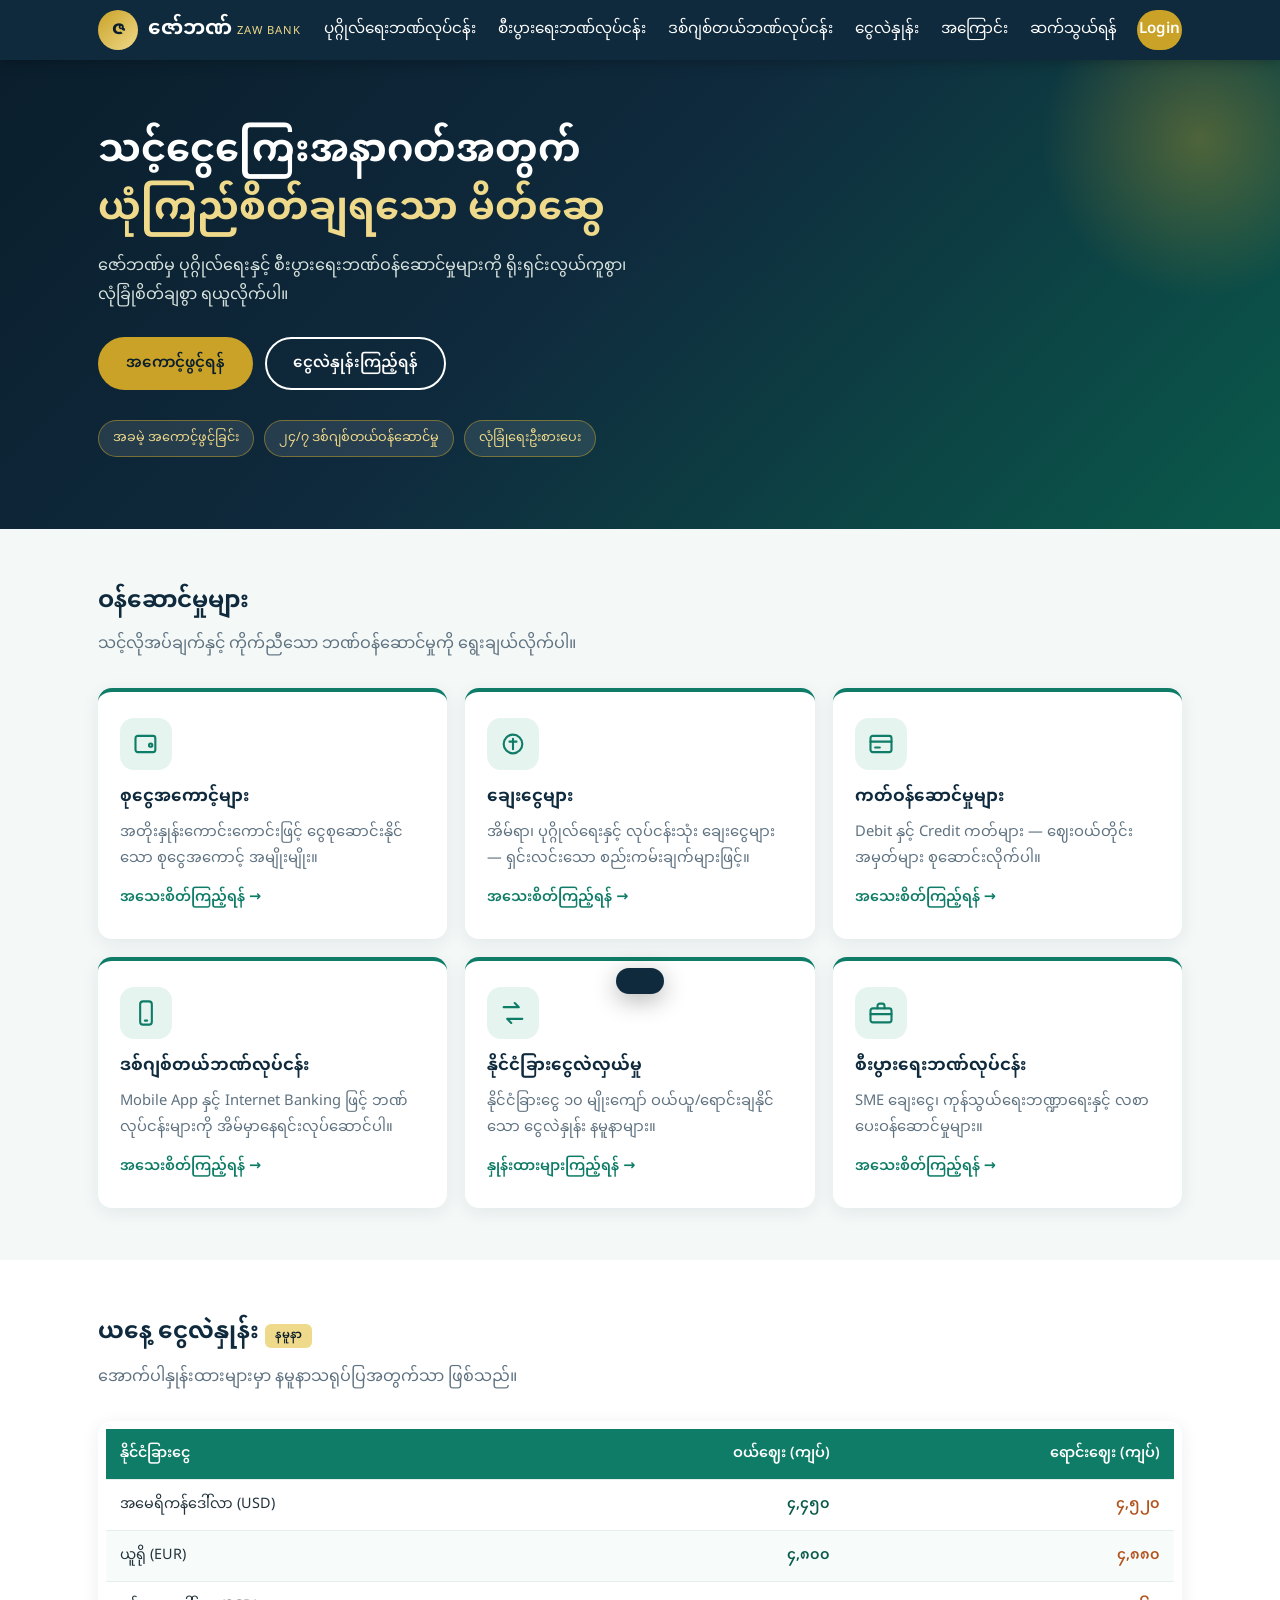
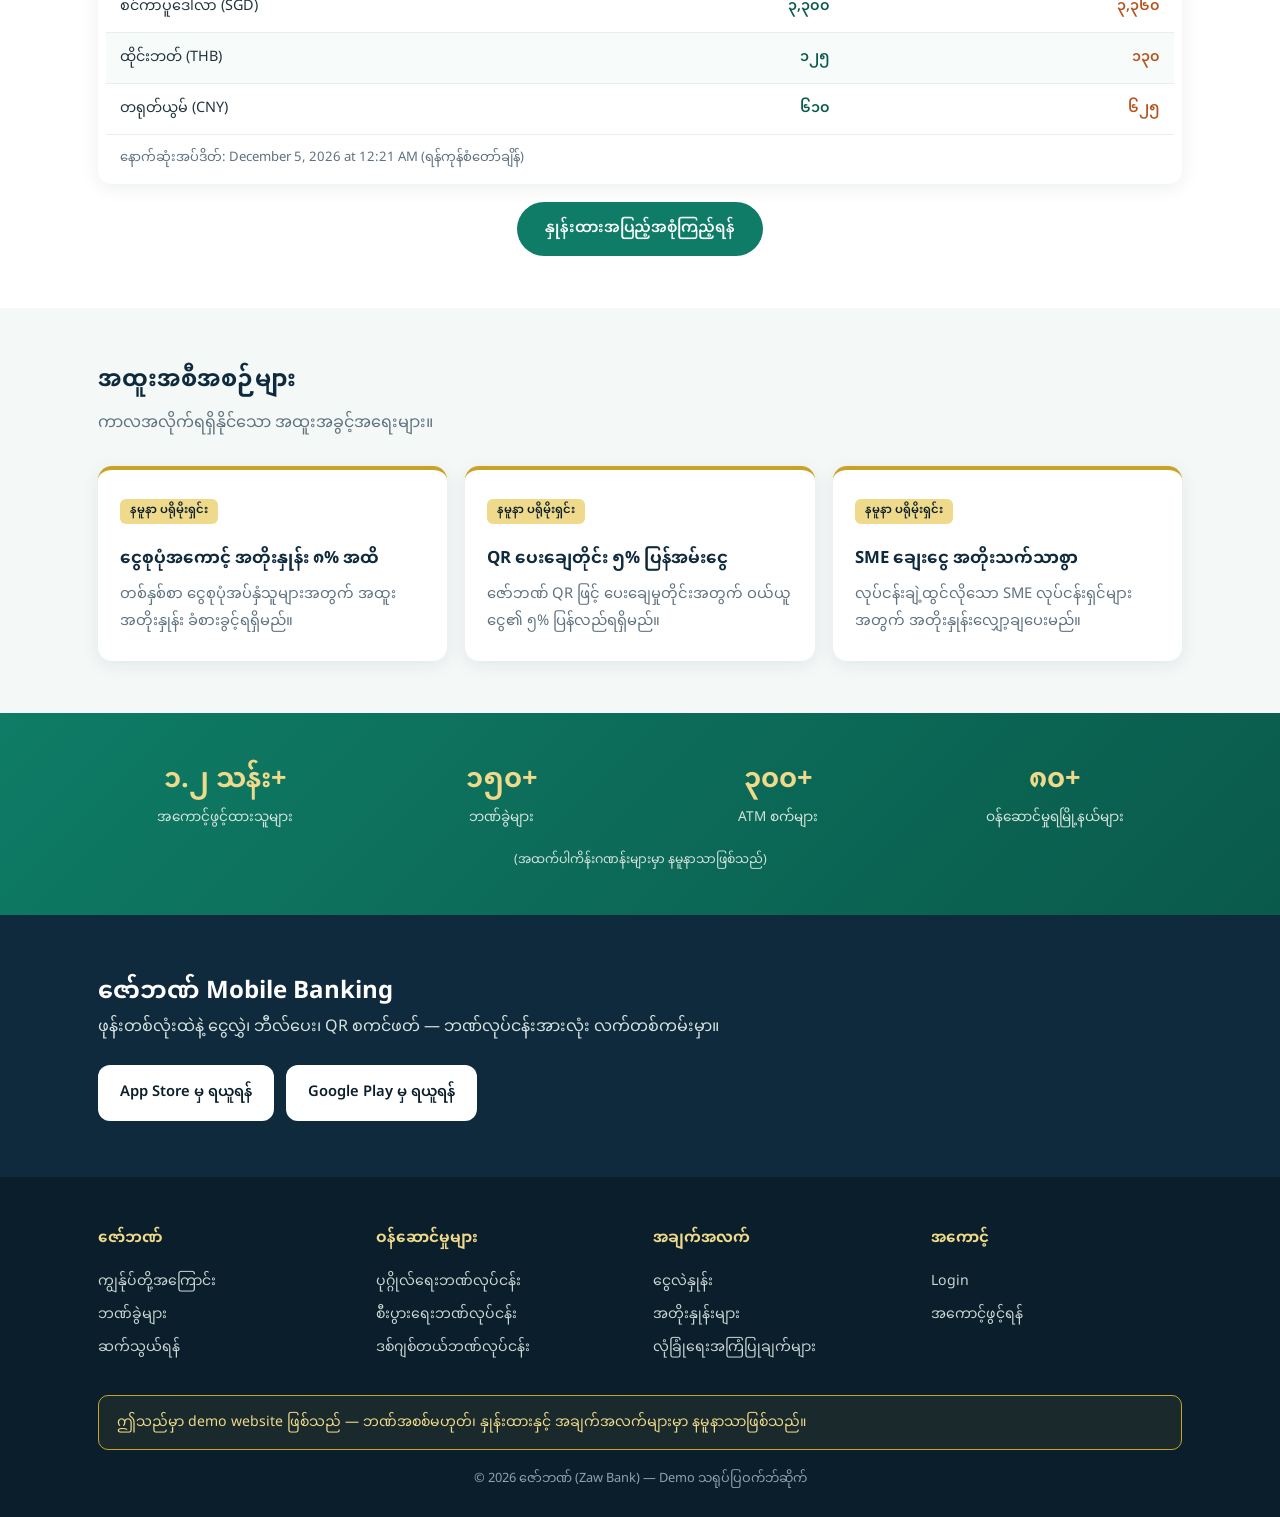
<file: index.html>
<!DOCTYPE html>
<html lang="my">
<head>
<meta charset="UTF-8">
<meta name="viewport" content="width=device-width, initial-scale=1.0">
<title>ဇော်ဘဏ် (Zaw Bank) — သင့်ငွေကြေးမိတ်ဆွေ</title>
<meta name="description" content="ဇော်ဘဏ် — demo သရုပ်ပြဘဏ်ဝက်ဘ်ဆိုက်။ ပုဂ္ဂိုလ်ရေး၊ စီးပွားရေးနှင့် ဒစ်ဂျစ်တယ်ဘဏ်ဝန်ဆောင်မှုများ။">
<link rel="preconnect" href="https://fonts.googleapis.com">
<link rel="preconnect" href="https://fonts.gstatic.com" crossorigin>
<link href="https://fonts.googleapis.com/css2?family=Noto+Sans+Myanmar:wght@400;500;600;700&display=swap" rel="stylesheet">
<link rel="stylesheet" href="styles.css">
</head>
<body data-page="home">

<header class="site-header">
  <div class="nav-inner">
    <a class="logo" href="index.html"><span class="logo-mark">ဇ</span><span>ဇော်ဘဏ် <small>ZAW BANK</small></span></a>
    <button class="menu-toggle" aria-label="မီနူးဖွင့်ရန်" aria-expanded="false"><span></span><span></span><span></span></button>
    <nav class="nav-links">
      <a href="personal.html" data-page="personal">ပုဂ္ဂိုလ်ရေးဘဏ်လုပ်ငန်း</a>
      <a href="business.html" data-page="business">စီးပွားရေးဘဏ်လုပ်ငန်း</a>
      <a href="digital.html" data-page="digital">ဒစ်ဂျစ်တယ်ဘဏ်လုပ်ငန်း</a>
      <a href="rates.html" data-page="rates">ငွေလဲနှုန်း</a>
      <a href="about.html" data-page="about">အကြောင်း</a>
      <a href="contact.html" data-page="contact">ဆက်သွယ်ရန်</a>
      <a href="login.html" class="btn btn-gold btn-sm">Login</a>
    </nav>
  </div>
</header>

<main>
  <!-- HERO -->
  <section class="hero">
    <div class="wrap">
      <h1>သင့်ငွေကြေးအနာဂတ်အတွက်<br><span class="gold">ယုံကြည်စိတ်ချရသော မိတ်ဆွေ</span></h1>
      <p>ဇော်ဘဏ်မှ ပုဂ္ဂိုလ်ရေးနှင့် စီးပွားရေးဘဏ်ဝန်ဆောင်မှုများကို ရိုးရှင်းလွယ်ကူစွာ၊ လုံခြုံစိတ်ချစွာ ရယူလိုက်ပါ။</p>
      <div class="hero-cta">
        <a href="contact.html" class="btn btn-gold">အကောင့်ဖွင့်ရန်</a>
        <a href="rates.html" class="btn btn-outline-w">ငွေလဲနှုန်းကြည့်ရန်</a>
      </div>
      <div class="hero-badges">
        <span>အခမဲ့ အကောင့်ဖွင့်ခြင်း</span>
        <span>၂၄/၇ ဒစ်ဂျစ်တယ်ဝန်ဆောင်မှု</span>
        <span>လုံခြုံရေးဦးစားပေး</span>
      </div>
    </div>
  </section>

  <!-- QUICK SERVICES -->
  <section class="section">
    <div class="wrap">
      <h2>ဝန်ဆောင်မှုများ</h2>
      <p class="lead">သင့်လိုအပ်ချက်နှင့် ကိုက်ညီသော ဘဏ်ဝန်ဆောင်မှုကို ရွေးချယ်လိုက်ပါ။</p>
      <div class="grid grid-3">
        <div class="card">
          <div class="icon"><svg viewBox="0 0 24 24"><path d="M3 7a2 2 0 0 1 2-2h13a2 2 0 0 1 2 2v10a2 2 0 0 1-2 2H5a2 2 0 0 1-2-2z"/><circle cx="16" cy="13" r="1.4"/></svg></div>
          <h3>စုငွေအကောင့်များ</h3>
          <p>အတိုးနှုန်းကောင်းကောင်းဖြင့် ငွေစုဆောင်းနိုင်သော စုငွေအကောင့် အမျိုးမျိုး။</p>
          <a class="more" href="personal.html">အသေးစိတ်ကြည့်ရန် →</a>
        </div>
        <div class="card">
          <div class="icon"><svg viewBox="0 0 24 24"><circle cx="12" cy="12" r="8"/><path d="M12 7.5v9M9 10h6"/></svg></div>
          <h3>ချေးငွေများ</h3>
          <p>အိမ်ရာ၊ ပုဂ္ဂိုလ်ရေးနှင့် လုပ်ငန်းသုံး ချေးငွေများ — ရှင်းလင်းသော စည်းကမ်းချက်များဖြင့်။</p>
          <a class="more" href="personal.html">အသေးစိတ်ကြည့်ရန် →</a>
        </div>
        <div class="card">
          <div class="icon"><svg viewBox="0 0 24 24"><rect x="3" y="5" width="18" height="14" rx="2"/><path d="M3 10h18M7 15h4"/></svg></div>
          <h3>ကတ်ဝန်ဆောင်မှုများ</h3>
          <p>Debit နှင့် Credit ကတ်များ — ဈေးဝယ်တိုင်း အမှတ်များ စုဆောင်းလိုက်ပါ။</p>
          <a class="more" href="personal.html">အသေးစိတ်ကြည့်ရန် →</a>
        </div>
        <div class="card">
          <div class="icon"><svg viewBox="0 0 24 24"><rect x="7" y="2" width="10" height="20" rx="2.5"/><path d="M11 18.5h2"/></svg></div>
          <h3>ဒစ်ဂျစ်တယ်ဘဏ်လုပ်ငန်း</h3>
          <p>Mobile App နှင့် Internet Banking ဖြင့် ဘဏ်လုပ်ငန်းများကို အိမ်မှာနေရင်းလုပ်ဆောင်ပါ။</p>
          <a class="more" href="digital.html">အသေးစိတ်ကြည့်ရန် →</a>
        </div>
        <div class="card">
          <div class="icon"><svg viewBox="0 0 24 24"><path d="M4 7h13l-3.5-3.5M20 17H7l3.5 3.5"/></svg></div>
          <h3>နိုင်ငံခြားငွေလဲလှယ်မှု</h3>
          <p>နိုင်ငံခြားငွေ ၁၀ မျိုးကျော် ဝယ်ယူ/ရောင်းချနိုင်သော ငွေလဲနှုန်း နမူနာများ။</p>
          <a class="more" href="rates.html">နှုန်းထားများကြည့်ရန် →</a>
        </div>
        <div class="card">
          <div class="icon"><svg viewBox="0 0 24 24"><rect x="3" y="8" width="18" height="12" rx="2"/><path d="M9 8V6a2 2 0 0 1 2-2h2a2 2 0 0 1 2 2v2M3 13h18"/></svg></div>
          <h3>စီးပွားရေးဘဏ်လုပ်ငန်း</h3>
          <p>SME ချေးငွေ၊ ကုန်သွယ်ရေးဘဏ္ဍာရေးနှင့် လစာပေးဝန်ဆောင်မှုများ။</p>
          <a class="more" href="business.html">အသေးစိတ်ကြည့်ရန် →</a>
        </div>
      </div>
    </div>
  </section>

  <!-- RATES PREVIEW -->
  <section class="section section-alt">
    <div class="wrap">
      <h2>ယနေ့ ငွေလဲနှုန်း <span class="tag-sample">နမူနာ</span></h2>
      <p class="lead">အောက်ပါနှုန်းထားများမှာ နမူနာသရုပ်ပြအတွက်သာ ဖြစ်သည်။</p>
      <div class="rates-box">
        <div class="table-wrap">
          <table>
            <thead><tr><th>နိုင်ငံခြားငွေ</th><th class="num">ဝယ်ဈေး (ကျပ်)</th><th class="num">ရောင်းဈေး (ကျပ်)</th></tr></thead>
            <tbody>
              <tr><td>အမေရိကန်ဒေါ်လာ (USD)</td><td class="num buy">၄,၄၅၀</td><td class="num sell">၄,၅၂၀</td></tr>
              <tr><td>ယူရို (EUR)</td><td class="num buy">၄,၈၀၀</td><td class="num sell">၄,၈၈၀</td></tr>
              <tr><td>စင်ကာပူဒေါ်လာ (SGD)</td><td class="num buy">၃,၃၀၀</td><td class="num sell">၃,၃၆၀</td></tr>
              <tr><td>ထိုင်းဘတ် (THB)</td><td class="num buy">၁၂၅</td><td class="num sell">၁၃၀</td></tr>
              <tr><td>တရုတ်ယွမ် (CNY)</td><td class="num buy">၆၁၀</td><td class="num sell">၆၂၅</td></tr>
            </tbody>
          </table>
        </div>
        <p class="updated" data-updated>နောက်ဆုံးအပ်ဒိတ်: —</p>
      </div>
      <div class="rates-cta"><a href="rates.html" class="btn btn-teal">နှုန်းထားအပြည့်အစုံကြည့်ရန်</a></div>
    </div>
  </section>

  <!-- PROMOTIONS -->
  <section class="section">
    <div class="wrap">
      <h2>အထူးအစီအစဉ်များ</h2>
      <p class="lead">ကာလအလိုက်ရရှိနိုင်သော အထူးအခွင့်အရေးများ။</p>
      <div class="grid grid-3">
        <div class="card promo">
          <span class="tag-sample">နမူနာ ပရိုမိုးရှင်း</span>
          <h3>ငွေစုပုံအကောင့် အတိုးနှုန်း ၈% အထိ</h3>
          <p>တစ်နှစ်စာ ငွေစုပုံအပ်နှံသူများအတွက် အထူးအတိုးနှုန်း ခံစားခွင့်ရရှိမည်။</p>
        </div>
        <div class="card promo">
          <span class="tag-sample">နမူနာ ပရိုမိုးရှင်း</span>
          <h3>QR ပေးချေတိုင်း ၅% ပြန်အမ်းငွေ</h3>
          <p>ဇော်ဘဏ် QR ဖြင့် ပေးချေမှုတိုင်းအတွက် ဝယ်ယူငွေ၏ ၅% ပြန်လည်ရရှိမည်။</p>
        </div>
        <div class="card promo">
          <span class="tag-sample">နမူနာ ပရိုမိုးရှင်း</span>
          <h3>SME ချေးငွေ အတိုးသက်သာစွာ</h3>
          <p>လုပ်ငန်းချဲ့ထွင်လိုသော SME လုပ်ငန်းရှင်များအတွက် အတိုးနှုန်းလျှော့ချပေးမည်။</p>
        </div>
      </div>
    </div>
  </section>

  <!-- STATS -->
  <section class="stats">
    <div class="wrap">
      <div class="stats-grid">
        <div><div class="stat-num">၁.၂ သန်း+</div><div class="stat-label">အကောင့်ဖွင့်ထားသူများ</div></div>
        <div><div class="stat-num">၁၅၀+</div><div class="stat-label">ဘဏ်ခွဲများ</div></div>
        <div><div class="stat-num">၃၀၀+</div><div class="stat-label">ATM စက်များ</div></div>
        <div><div class="stat-num">၈၀+</div><div class="stat-label">ဝန်ဆောင်မှုရမြို့နယ်များ</div></div>
      </div>
      <p class="center" style="margin-top:18px;font-size:.78rem;color:#D7E3DE">(အထက်ပါကိန်းဂဏန်းများမှာ နမူနာသာဖြစ်သည်)</p>
    </div>
  </section>

  <!-- APP CTA -->
  <section class="app-cta">
    <div class="wrap">
      <h2>ဇော်ဘဏ် Mobile Banking</h2>
      <p>ဖုန်းတစ်လုံးထဲနဲ့ ငွေလွှဲ၊ ဘီလ်ပေး၊ QR စကင်ဖတ် — ဘဏ်လုပ်ငန်းအားလုံး လက်တစ်ကမ်းမှာ။</p>
      <div class="store-btns">
        <button class="store-btn" data-toast="Demo သာ ဖြစ်သည် — App အစစ်မရှိပါ။">App Store မှ ရယူရန်</button>
        <button class="store-btn" data-toast="Demo သာ ဖြစ်သည် — App အစစ်မရှိပါ။">Google Play မှ ရယူရန်</button>
      </div>
    </div>
  </section>
</main>

<footer class="site-footer">
  <div class="wrap">
    <div class="footer-cols">
      <div>
        <h4>ဇော်ဘဏ်</h4>
        <a href="about.html">ကျွန်ုပ်တို့အကြောင်း</a>
        <a href="about.html">ဘဏ်ခွဲများ</a>
        <a href="contact.html">ဆက်သွယ်ရန်</a>
      </div>
      <div>
        <h4>ဝန်ဆောင်မှုများ</h4>
        <a href="personal.html">ပုဂ္ဂိုလ်ရေးဘဏ်လုပ်ငန်း</a>
        <a href="business.html">စီးပွားရေးဘဏ်လုပ်ငန်း</a>
        <a href="digital.html">ဒစ်ဂျစ်တယ်ဘဏ်လုပ်ငန်း</a>
      </div>
      <div>
        <h4>အချက်အလက်</h4>
        <a href="rates.html">ငွေလဲနှုန်း</a>
        <a href="rates.html">အတိုးနှုန်းများ</a>
        <a href="digital.html">လုံခြုံရေးအကြံပြုချက်များ</a>
      </div>
      <div>
        <h4>အကောင့်</h4>
        <a href="login.html">Login</a>
        <a href="contact.html">အကောင့်ဖွင့်ရန်</a>
      </div>
    </div>
    <div class="disclaimer">ဤသည်မှာ demo website ဖြစ်သည် — ဘဏ်အစစ်မဟုတ်၊ နှုန်းထားနှင့် အချက်အလက်များမှာ နမူနာသာဖြစ်သည်။</div>
    <p class="copyright">© <span class="js-year"></span> ဇော်ဘဏ် (Zaw Bank) — Demo သရုပ်ပြဝက်ဘ်ဆိုက်</p>
  </div>
</footer>

<div class="toast" id="demo-toast" role="status"></div>
<script src="app.js"></script>
</body>
</html>
</file>
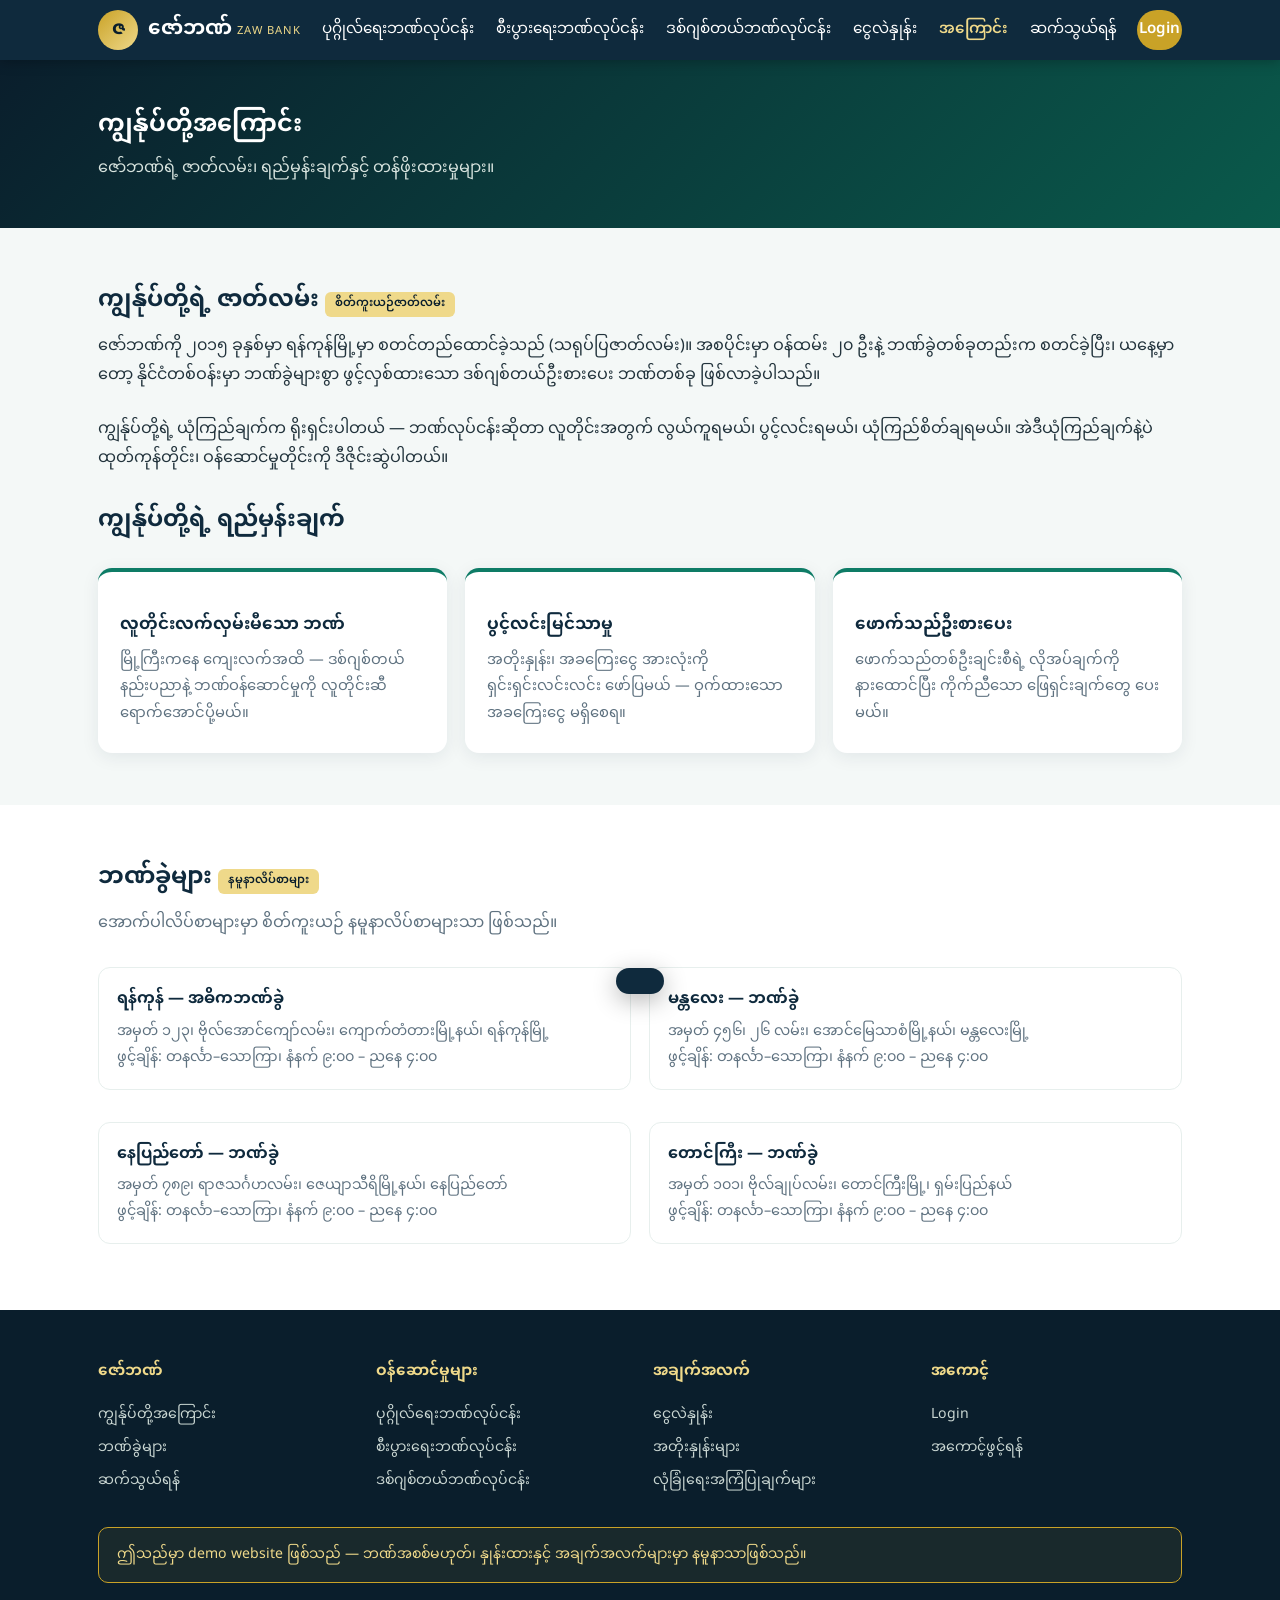
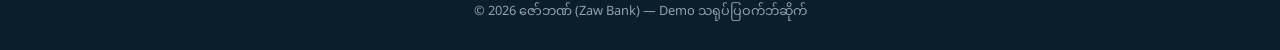
<file: about.html>
<!DOCTYPE html>
<html lang="my">
<head>
<meta charset="UTF-8">
<meta name="viewport" content="width=device-width, initial-scale=1.0">
<title>ကျွန်ုပ်တို့အကြောင်း — ဇော်ဘဏ် (Zaw Bank)</title>
<link rel="preconnect" href="https://fonts.googleapis.com">
<link rel="preconnect" href="https://fonts.gstatic.com" crossorigin>
<link href="https://fonts.googleapis.com/css2?family=Noto+Sans+Myanmar:wght@400;500;600;700&display=swap" rel="stylesheet">
<link rel="stylesheet" href="styles.css">
</head>
<body data-page="about">

<header class="site-header">
  <div class="nav-inner">
    <a class="logo" href="index.html"><span class="logo-mark">ဇ</span><span>ဇော်ဘဏ် <small>ZAW BANK</small></span></a>
    <button class="menu-toggle" aria-label="မီနူးဖွင့်ရန်" aria-expanded="false"><span></span><span></span><span></span></button>
    <nav class="nav-links">
      <a href="personal.html" data-page="personal">ပုဂ္ဂိုလ်ရေးဘဏ်လုပ်ငန်း</a>
      <a href="business.html" data-page="business">စီးပွားရေးဘဏ်လုပ်ငန်း</a>
      <a href="digital.html" data-page="digital">ဒစ်ဂျစ်တယ်ဘဏ်လုပ်ငန်း</a>
      <a href="rates.html" data-page="rates">ငွေလဲနှုန်း</a>
      <a href="about.html" data-page="about">အကြောင်း</a>
      <a href="contact.html" data-page="contact">ဆက်သွယ်ရန်</a>
      <a href="login.html" class="btn btn-gold btn-sm">Login</a>
    </nav>
  </div>
</header>

<main>
  <section class="page-hero">
    <div class="wrap">
      <h1>ကျွန်ုပ်တို့အကြောင်း</h1>
      <p>ဇော်ဘဏ်ရဲ့ ဇာတ်လမ်း၊ ရည်မှန်းချက်နှင့် တန်ဖိုးထားမှုများ။</p>
    </div>
  </section>

  <section class="section">
    <div class="wrap">
      <h2>ကျွန်ုပ်တို့ရဲ့ ဇာတ်လမ်း <span class="tag-sample">စိတ်ကူးယဉ်ဇာတ်လမ်း</span></h2>
      <p>ဇော်ဘဏ်ကို ၂၀၁၅ ခုနှစ်မှာ ရန်ကုန်မြို့မှာ စတင်တည်ထောင်ခဲ့သည် (သရုပ်ပြဇာတ်လမ်း)။ အစပိုင်းမှာ ဝန်ထမ်း ၂၀ ဦးနဲ့ ဘဏ်ခွဲတစ်ခုတည်းက စတင်ခဲ့ပြီး၊ ယနေ့မှာတော့ နိုင်ငံတစ်ဝန်းမှာ ဘဏ်ခွဲများစွာ ဖွင့်လှစ်ထားသော ဒစ်ဂျစ်တယ်ဦးစားပေး ဘဏ်တစ်ခု ဖြစ်လာခဲ့ပါသည်။</p>
      <p class="mt">ကျွန်ုပ်တို့ရဲ့ ယုံကြည်ချက်က ရိုးရှင်းပါတယ် — ဘဏ်လုပ်ငန်းဆိုတာ လူတိုင်းအတွက် လွယ်ကူရမယ်၊ ပွင့်လင်းရမယ်၊ ယုံကြည်စိတ်ချရမယ်။ အဲဒီယုံကြည်ချက်နဲ့ပဲ ထုတ်ကုန်တိုင်း၊ ဝန်ဆောင်မှုတိုင်းကို ဒီဇိုင်းဆွဲပါတယ်။</p>

      <h2 class="mt">ကျွန်ုပ်တို့ရဲ့ ရည်မှန်းချက်</h2>
      <div class="grid grid-3 mt">
        <div class="card">
          <h3>လူတိုင်းလက်လှမ်းမီသော ဘဏ်</h3>
          <p>မြို့ကြီးကနေ ကျေးလက်အထိ — ဒစ်ဂျစ်တယ်နည်းပညာနဲ့ ဘဏ်ဝန်ဆောင်မှုကို လူတိုင်းဆီ ရောက်အောင်ပို့မယ်။</p>
        </div>
        <div class="card">
          <h3>ပွင့်လင်းမြင်သာမှု</h3>
          <p>အတိုးနှုန်း၊ အခကြေးငွေ အားလုံးကို ရှင်းရှင်းလင်းလင်း ဖော်ပြမယ် — ဝှက်ထားသော အခကြေးငွေ မရှိစေရ။</p>
        </div>
        <div class="card">
          <h3>ဖောက်သည်ဦးစားပေး</h3>
          <p>ဖောက်သည်တစ်ဦးချင်းစီရဲ့ လိုအပ်ချက်ကို နားထောင်ပြီး ကိုက်ညီသော ဖြေရှင်းချက်တွေ ပေးမယ်။</p>
        </div>
      </div>
    </div>
  </section>

  <section class="section section-alt">
    <div class="wrap">
      <h2>ဘဏ်ခွဲများ <span class="tag-sample">နမူနာလိပ်စာများ</span></h2>
      <p class="lead">အောက်ပါလိပ်စာများမှာ စိတ်ကူးယဉ် နမူနာလိပ်စာများသာ ဖြစ်သည်။</p>
      <div class="two-col">
        <div class="branch">
          <h3>ရန်ကုန် — အဓိကဘဏ်ခွဲ</h3>
          <p>အမှတ် ၁၂၃၊ ဗိုလ်အောင်ကျော်လမ်း၊ ကျောက်တံတားမြို့နယ်၊ ရန်ကုန်မြို့<br>ဖွင့်ချိန်: တနင်္လာ–သောကြာ၊ နံနက် ၉:၀၀ – ညနေ ၄:၀၀</p>
        </div>
        <div class="branch">
          <h3>မန္တလေး — ဘဏ်ခွဲ</h3>
          <p>အမှတ် ၄၅၆၊ ၂၆ လမ်း၊ အောင်မြေသာစံမြို့နယ်၊ မန္တလေးမြို့<br>ဖွင့်ချိန်: တနင်္လာ–သောကြာ၊ နံနက် ၉:၀၀ – ညနေ ၄:၀၀</p>
        </div>
        <div class="branch">
          <h3>နေပြည်တော် — ဘဏ်ခွဲ</h3>
          <p>အမှတ် ၇၈၉၊ ရာဇသင်္ဂဟလမ်း၊ ဇေယျာသီရိမြို့နယ်၊ နေပြည်တော်<br>ဖွင့်ချိန်: တနင်္လာ–သောကြာ၊ နံနက် ၉:၀၀ – ညနေ ၄:၀၀</p>
        </div>
        <div class="branch">
          <h3>တောင်ကြီး — ဘဏ်ခွဲ</h3>
          <p>အမှတ် ၁၀၁၊ ဗိုလ်ချုပ်လမ်း၊ တောင်ကြီးမြို့၊ ရှမ်းပြည်နယ်<br>ဖွင့်ချိန်: တနင်္လာ–သောကြာ၊ နံနက် ၉:၀၀ – ညနေ ၄:၀၀</p>
        </div>
      </div>
    </div>
  </section>
</main>

<footer class="site-footer">
  <div class="wrap">
    <div class="footer-cols">
      <div>
        <h4>ဇော်ဘဏ်</h4>
        <a href="about.html">ကျွန်ုပ်တို့အကြောင်း</a>
        <a href="about.html">ဘဏ်ခွဲများ</a>
        <a href="contact.html">ဆက်သွယ်ရန်</a>
      </div>
      <div>
        <h4>ဝန်ဆောင်မှုများ</h4>
        <a href="personal.html">ပုဂ္ဂိုလ်ရေးဘဏ်လုပ်ငန်း</a>
        <a href="business.html">စီးပွားရေးဘဏ်လုပ်ငန်း</a>
        <a href="digital.html">ဒစ်ဂျစ်တယ်ဘဏ်လုပ်ငန်း</a>
      </div>
      <div>
        <h4>အချက်အလက်</h4>
        <a href="rates.html">ငွေလဲနှုန်း</a>
        <a href="rates.html">အတိုးနှုန်းများ</a>
        <a href="digital.html">လုံခြုံရေးအကြံပြုချက်များ</a>
      </div>
      <div>
        <h4>အကောင့်</h4>
        <a href="login.html">Login</a>
        <a href="contact.html">အကောင့်ဖွင့်ရန်</a>
      </div>
    </div>
    <div class="disclaimer">ဤသည်မှာ demo website ဖြစ်သည် — ဘဏ်အစစ်မဟုတ်၊ နှုန်းထားနှင့် အချက်အလက်များမှာ နမူနာသာဖြစ်သည်။</div>
    <p class="copyright">© <span class="js-year"></span> ဇော်ဘဏ် (Zaw Bank) — Demo သရုပ်ပြဝက်ဘ်ဆိုက်</p>
  </div>
</footer>

<div class="toast" id="demo-toast" role="status"></div>
<script src="app.js"></script>
</body>
</html>
</file>
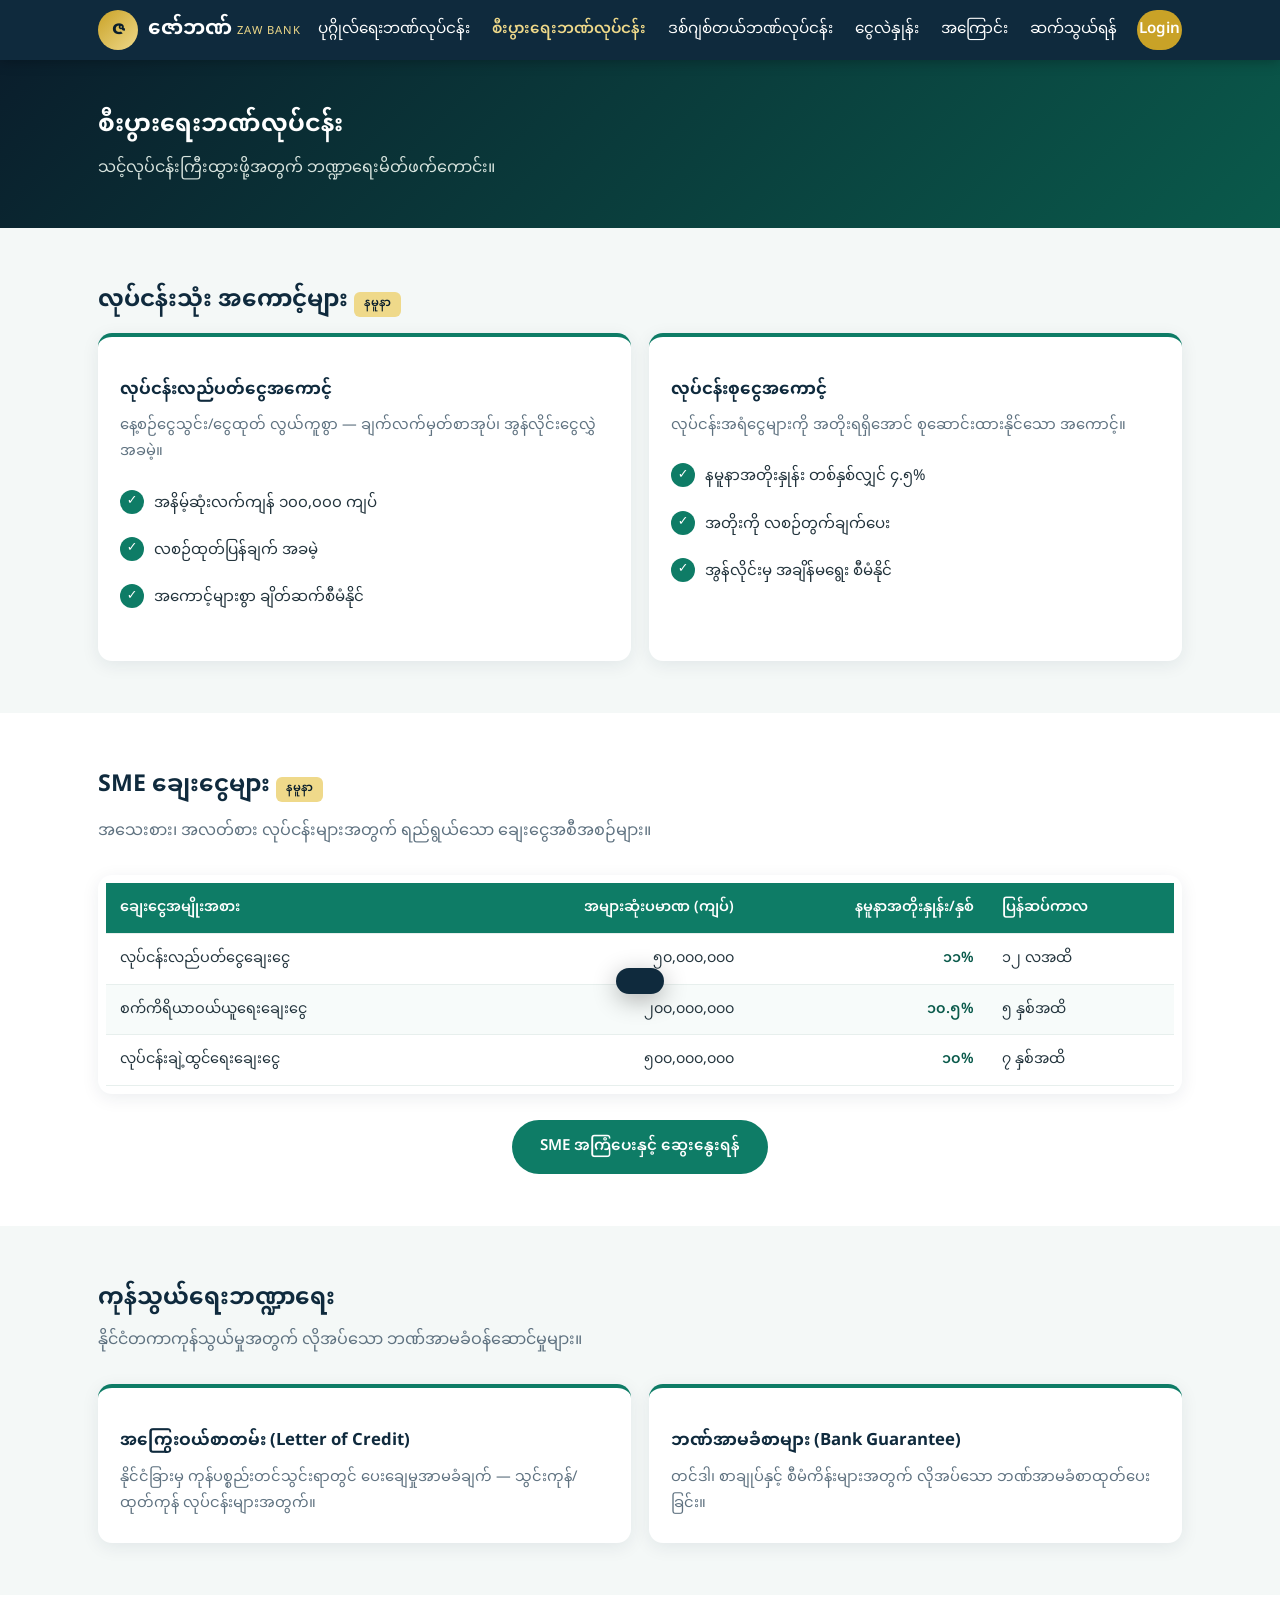
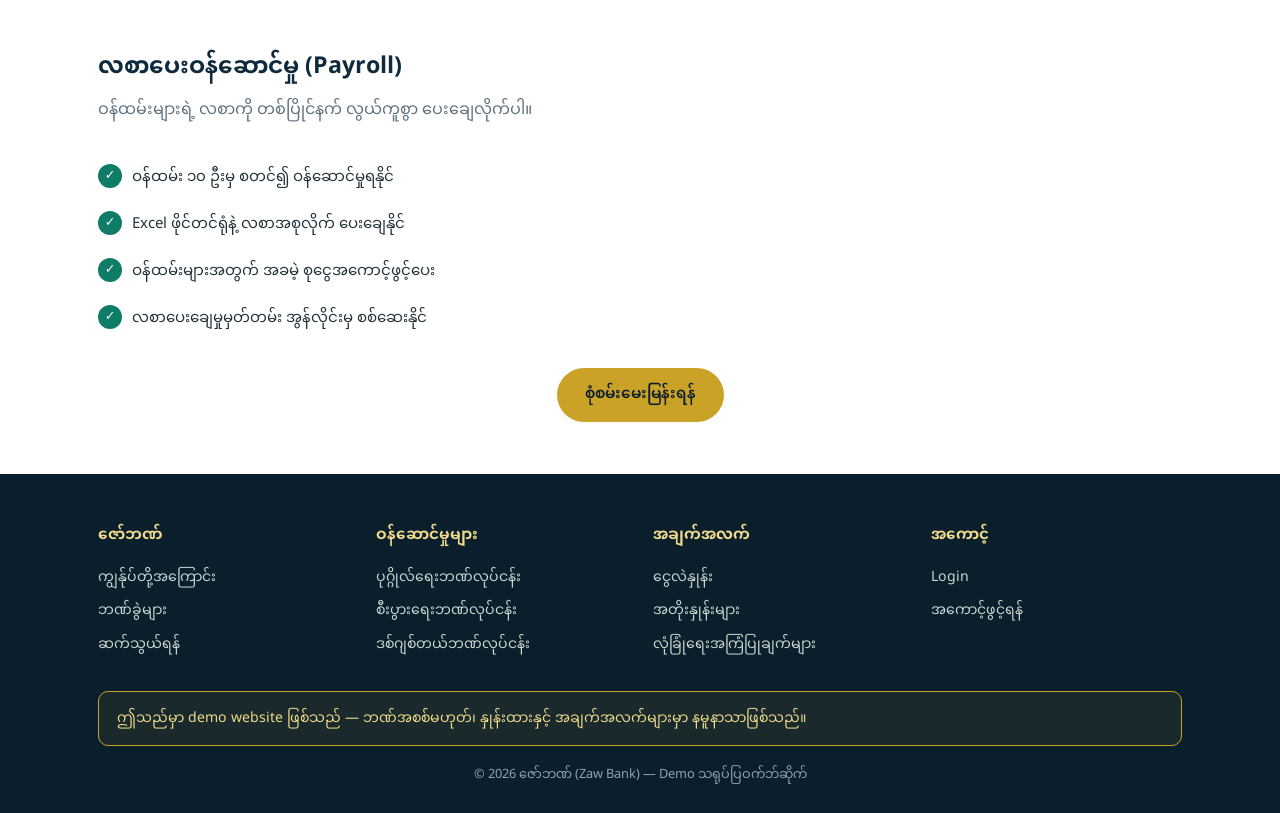
<file: business.html>
<!DOCTYPE html>
<html lang="my">
<head>
<meta charset="UTF-8">
<meta name="viewport" content="width=device-width, initial-scale=1.0">
<title>စီးပွားရေးဘဏ်လုပ်ငန်း — ဇော်ဘဏ် (Zaw Bank)</title>
<link rel="preconnect" href="https://fonts.googleapis.com">
<link rel="preconnect" href="https://fonts.gstatic.com" crossorigin>
<link href="https://fonts.googleapis.com/css2?family=Noto+Sans+Myanmar:wght@400;500;600;700&display=swap" rel="stylesheet">
<link rel="stylesheet" href="styles.css">
</head>
<body data-page="business">

<header class="site-header">
  <div class="nav-inner">
    <a class="logo" href="index.html"><span class="logo-mark">ဇ</span><span>ဇော်ဘဏ် <small>ZAW BANK</small></span></a>
    <button class="menu-toggle" aria-label="မီနူးဖွင့်ရန်" aria-expanded="false"><span></span><span></span><span></span></button>
    <nav class="nav-links">
      <a href="personal.html" data-page="personal">ပုဂ္ဂိုလ်ရေးဘဏ်လုပ်ငန်း</a>
      <a href="business.html" data-page="business">စီးပွားရေးဘဏ်လုပ်ငန်း</a>
      <a href="digital.html" data-page="digital">ဒစ်ဂျစ်တယ်ဘဏ်လုပ်ငန်း</a>
      <a href="rates.html" data-page="rates">ငွေလဲနှုန်း</a>
      <a href="about.html" data-page="about">အကြောင်း</a>
      <a href="contact.html" data-page="contact">ဆက်သွယ်ရန်</a>
      <a href="login.html" class="btn btn-gold btn-sm">Login</a>
    </nav>
  </div>
</header>

<main>
  <section class="page-hero">
    <div class="wrap">
      <h1>စီးပွားရေးဘဏ်လုပ်ငန်း</h1>
      <p>သင့်လုပ်ငန်းကြီးထွားဖို့အတွက် ဘဏ္ဍာရေးမိတ်ဖက်ကောင်း။</p>
    </div>
  </section>

  <section class="section">
    <div class="wrap">
      <h2>လုပ်ငန်းသုံး အကောင့်များ <span class="tag-sample">နမူနာ</span></h2>
      <div class="grid grid-2">
        <div class="card">
          <h3>လုပ်ငန်းလည်ပတ်ငွေအကောင့်</h3>
          <p>နေ့စဉ်ငွေသွင်း/ငွေထုတ် လွယ်ကူစွာ — ချက်လက်မှတ်စာအုပ်၊ အွန်လိုင်းငွေလွှဲ အခမဲ့။</p>
          <ul class="feature-list">
            <li>အနိမ့်ဆုံးလက်ကျန် ၁၀၀,၀၀၀ ကျပ်</li>
            <li>လစဉ်ထုတ်ပြန်ချက် အခမဲ့</li>
            <li>အကောင့်များစွာ ချိတ်ဆက်စီမံနိုင်</li>
          </ul>
        </div>
        <div class="card">
          <h3>လုပ်ငန်းစုငွေအကောင့်</h3>
          <p>လုပ်ငန်းအရံငွေများကို အတိုးရရှိအောင် စုဆောင်းထားနိုင်သော အကောင့်။</p>
          <ul class="feature-list">
            <li>နမူနာအတိုးနှုန်း တစ်နှစ်လျှင် ၄.၅%</li>
            <li>အတိုးကို လစဉ်တွက်ချက်ပေး</li>
            <li>အွန်လိုင်းမှ အချိန်မရွေး စီမံနိုင်</li>
          </ul>
        </div>
      </div>
    </div>
  </section>

  <section class="section section-alt">
    <div class="wrap">
      <h2>SME ချေးငွေများ <span class="tag-sample">နမူနာ</span></h2>
      <p class="lead">အသေးစား၊ အလတ်စား လုပ်ငန်းများအတွက် ရည်ရွယ်သော ချေးငွေအစီအစဉ်များ။</p>
      <div class="rates-box">
        <div class="table-wrap">
          <table>
            <thead><tr><th>ချေးငွေအမျိုးအစား</th><th class="num">အများဆုံးပမာဏ (ကျပ်)</th><th class="num">နမူနာအတိုးနှုန်း/နှစ်</th><th>ပြန်ဆပ်ကာလ</th></tr></thead>
            <tbody>
              <tr><td>လုပ်ငန်းလည်ပတ်ငွေချေးငွေ</td><td class="num">၅၀,၀၀၀,၀၀၀</td><td class="num buy">၁၁%</td><td>၁၂ လအထိ</td></tr>
              <tr><td>စက်ကိရိယာဝယ်ယူရေးချေးငွေ</td><td class="num">၂၀၀,၀၀၀,၀၀၀</td><td class="num buy">၁၀.၅%</td><td>၅ နှစ်အထိ</td></tr>
              <tr><td>လုပ်ငန်းချဲ့ထွင်ရေးချေးငွေ</td><td class="num">၅၀၀,၀၀၀,၀၀၀</td><td class="num buy">၁၀%</td><td>၇ နှစ်အထိ</td></tr>
            </tbody>
          </table>
        </div>
      </div>
      <div class="center mt"><a href="contact.html" class="btn btn-teal">SME အကြံပေးနှင့် ဆွေးနွေးရန်</a></div>
    </div>
  </section>

  <section class="section">
    <div class="wrap">
      <h2>ကုန်သွယ်ရေးဘဏ္ဍာရေး</h2>
      <p class="lead">နိုင်ငံတကာကုန်သွယ်မှုအတွက် လိုအပ်သော ဘဏ်အာမခံဝန်ဆောင်မှုများ။</p>
      <div class="grid grid-2">
        <div class="card">
          <h3>အကြွေးဝယ်စာတမ်း (Letter of Credit)</h3>
          <p>နိုင်ငံခြားမှ ကုန်ပစ္စည်းတင်သွင်းရာတွင် ပေးချေမှုအာမခံချက် — သွင်းကုန်/ထုတ်ကုန် လုပ်ငန်းများအတွက်။</p>
        </div>
        <div class="card">
          <h3>ဘဏ်အာမခံစာများ (Bank Guarantee)</h3>
          <p>တင်ဒါ၊ စာချုပ်နှင့် စီမံကိန်းများအတွက် လိုအပ်သော ဘဏ်အာမခံစာထုတ်ပေးခြင်း။</p>
        </div>
      </div>
    </div>
  </section>

  <section class="section section-alt">
    <div class="wrap">
      <h2>လစာပေးဝန်ဆောင်မှု (Payroll)</h2>
      <p class="lead">ဝန်ထမ်းများရဲ့ လစာကို တစ်ပြိုင်နက် လွယ်ကူစွာ ပေးချေလိုက်ပါ။</p>
      <ul class="feature-list">
        <li>ဝန်ထမ်း ၁၀ ဦးမှ စတင်၍ ဝန်ဆောင်မှုရနိုင်</li>
        <li>Excel ဖိုင်တင်ရုံနဲ့ လစာအစုလိုက် ပေးချေနိုင်</li>
        <li>ဝန်ထမ်းများအတွက် အခမဲ့ စုငွေအကောင့်ဖွင့်ပေး</li>
        <li>လစာပေးချေမှုမှတ်တမ်း အွန်လိုင်းမှ စစ်ဆေးနိုင်</li>
      </ul>
      <div class="center mt"><a href="contact.html" class="btn btn-gold">စုံစမ်းမေးမြန်းရန်</a></div>
    </div>
  </section>
</main>

<footer class="site-footer">
  <div class="wrap">
    <div class="footer-cols">
      <div>
        <h4>ဇော်ဘဏ်</h4>
        <a href="about.html">ကျွန်ုပ်တို့အကြောင်း</a>
        <a href="about.html">ဘဏ်ခွဲများ</a>
        <a href="contact.html">ဆက်သွယ်ရန်</a>
      </div>
      <div>
        <h4>ဝန်ဆောင်မှုများ</h4>
        <a href="personal.html">ပုဂ္ဂိုလ်ရေးဘဏ်လုပ်ငန်း</a>
        <a href="business.html">စီးပွားရေးဘဏ်လုပ်ငန်း</a>
        <a href="digital.html">ဒစ်ဂျစ်တယ်ဘဏ်လုပ်ငန်း</a>
      </div>
      <div>
        <h4>အချက်အလက်</h4>
        <a href="rates.html">ငွေလဲနှုန်း</a>
        <a href="rates.html">အတိုးနှုန်းများ</a>
        <a href="digital.html">လုံခြုံရေးအကြံပြုချက်များ</a>
      </div>
      <div>
        <h4>အကောင့်</h4>
        <a href="login.html">Login</a>
        <a href="contact.html">အကောင့်ဖွင့်ရန်</a>
      </div>
    </div>
    <div class="disclaimer">ဤသည်မှာ demo website ဖြစ်သည် — ဘဏ်အစစ်မဟုတ်၊ နှုန်းထားနှင့် အချက်အလက်များမှာ နမူနာသာဖြစ်သည်။</div>
    <p class="copyright">© <span class="js-year"></span> ဇော်ဘဏ် (Zaw Bank) — Demo သရုပ်ပြဝက်ဘ်ဆိုက်</p>
  </div>
</footer>

<div class="toast" id="demo-toast" role="status"></div>
<script src="app.js"></script>
</body>
</html>
</file>
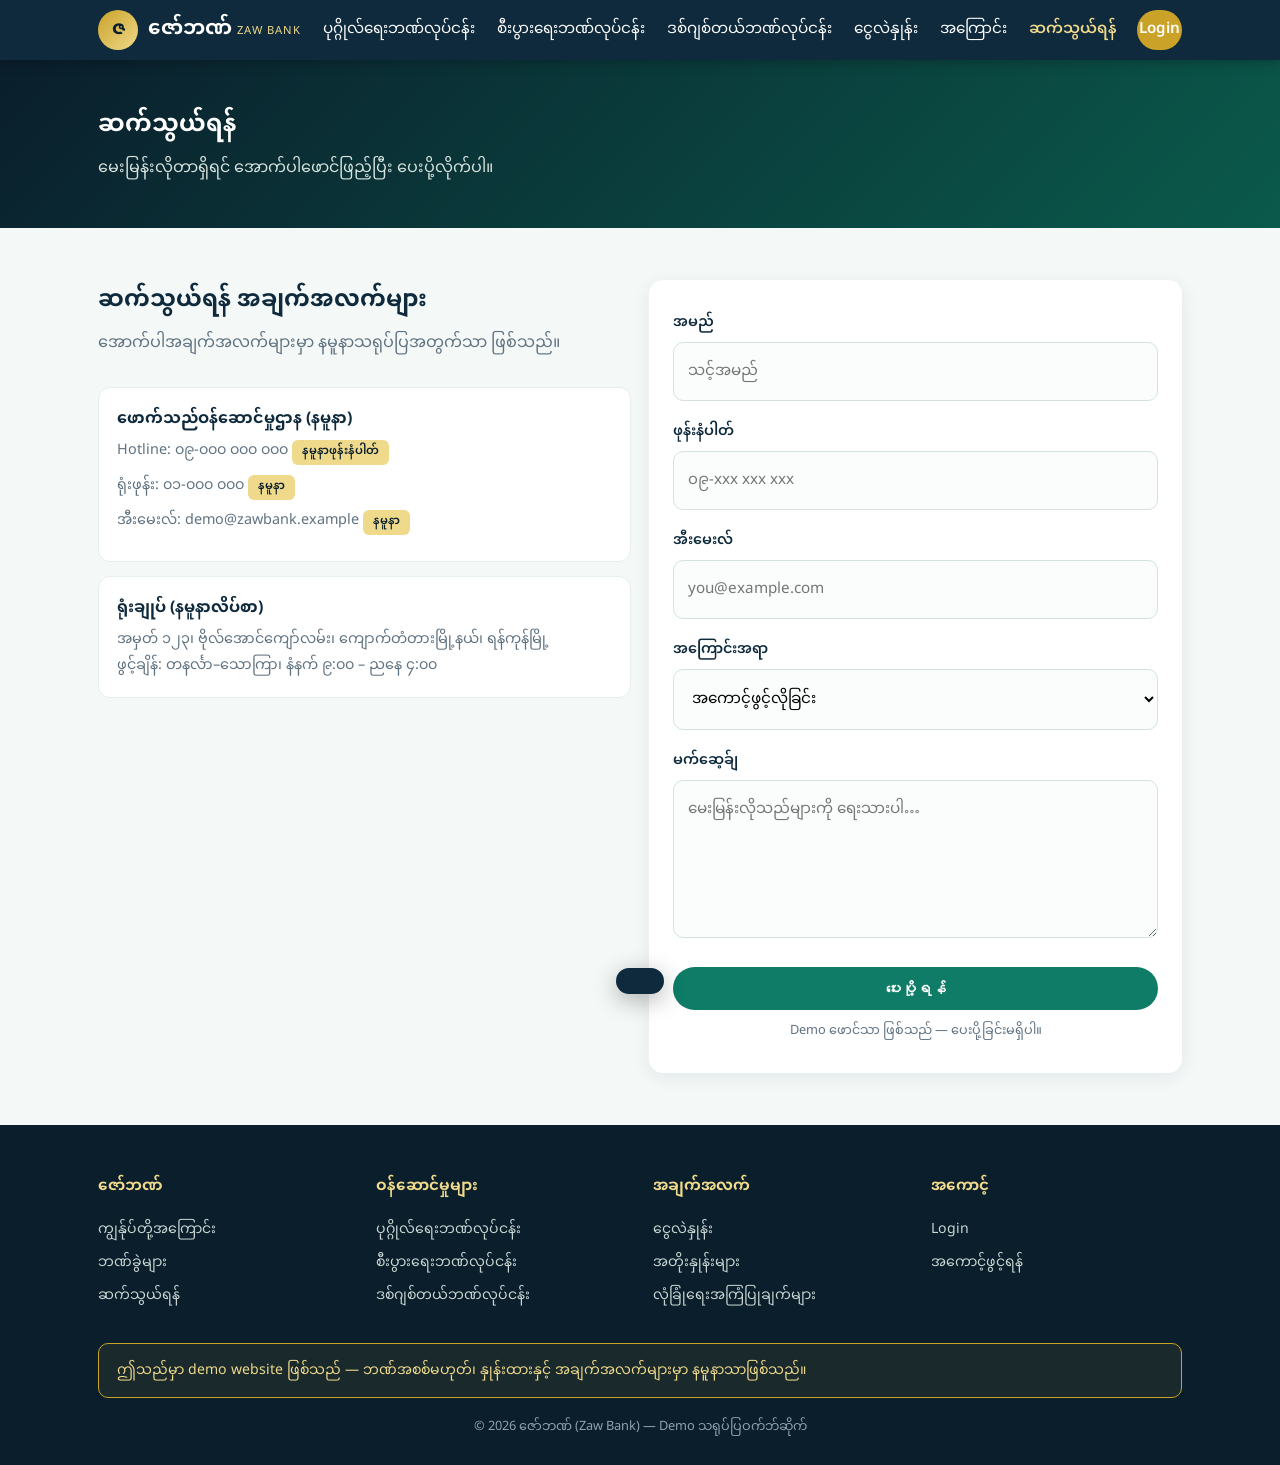
<file: contact.html>
<!DOCTYPE html>
<html lang="my">
<head>
<meta charset="UTF-8">
<meta name="viewport" content="width=device-width, initial-scale=1.0">
<title>ဆက်သွယ်ရန် — ဇော်ဘဏ် (Zaw Bank)</title>
<link rel="preconnect" href="https://fonts.googleapis.com">
<link rel="preconnect" href="https://fonts.gstatic.com" crossorigin>
<link href="https://fonts.googleapis.com/css2?family=Noto+Sans+Myanmar:wght@400;500;600;700&display=swap" rel="stylesheet">
<link rel="stylesheet" href="styles.css">
</head>
<body data-page="contact">

<header class="site-header">
  <div class="nav-inner">
    <a class="logo" href="index.html"><span class="logo-mark">ဇ</span><span>ဇော်ဘဏ် <small>ZAW BANK</small></span></a>
    <button class="menu-toggle" aria-label="မီနူးဖွင့်ရန်" aria-expanded="false"><span></span><span></span><span></span></button>
    <nav class="nav-links">
      <a href="personal.html" data-page="personal">ပုဂ္ဂိုလ်ရေးဘဏ်လုပ်ငန်း</a>
      <a href="business.html" data-page="business">စီးပွားရေးဘဏ်လုပ်ငန်း</a>
      <a href="digital.html" data-page="digital">ဒစ်ဂျစ်တယ်ဘဏ်လုပ်ငန်း</a>
      <a href="rates.html" data-page="rates">ငွေလဲနှုန်း</a>
      <a href="about.html" data-page="about">အကြောင်း</a>
      <a href="contact.html" data-page="contact">ဆက်သွယ်ရန်</a>
      <a href="login.html" class="btn btn-gold btn-sm">Login</a>
    </nav>
  </div>
</header>

<main>
  <section class="page-hero">
    <div class="wrap">
      <h1>ဆက်သွယ်ရန်</h1>
      <p>မေးမြန်းလိုတာရှိရင် အောက်ပါဖောင်ဖြည့်ပြီး ပေးပို့လိုက်ပါ။</p>
    </div>
  </section>

  <section class="section">
    <div class="wrap">
      <div class="two-col">
        <div>
          <h2>ဆက်သွယ်ရန် အချက်အလက်များ</h2>
          <p class="lead">အောက်ပါအချက်အလက်များမှာ နမူနာသရုပ်ပြအတွက်သာ ဖြစ်သည်။</p>
          <div class="branch">
            <h3>ဖောက်သည်ဝန်ဆောင်မှုဌာန (နမူနာ)</h3>
            <p>Hotline: ၀၉-၀၀၀ ၀၀၀ ၀၀၀ <span class="tag-sample">နမူနာဖုန်းနံပါတ်</span><br>
               ရုံးဖုန်း: ၀၁-၀၀၀ ၀၀၀ <span class="tag-sample">နမူနာ</span><br>
               အီးမေးလ်: demo@zawbank.example <span class="tag-sample">နမူနာ</span></p>
          </div>
          <div class="branch">
            <h3>ရုံးချုပ် (နမူနာလိပ်စာ)</h3>
            <p>အမှတ် ၁၂၃၊ ဗိုလ်အောင်ကျော်လမ်း၊ ကျောက်တံတားမြို့နယ်၊ ရန်ကုန်မြို့<br>
               ဖွင့်ချိန်: တနင်္လာ–သောကြာ၊ နံနက် ၉:၀၀ – ညနေ ၄:၀၀</p>
          </div>
        </div>
        <div>
          <div class="form-card">
            <div class="notice notice-gold" id="contact-demo-notice" style="display:none">
              <strong>Demo အသိပေးချက်:</strong> ဤဖောင်သည် သရုပ်ပြအတွက်သာ ဖြစ်သည် — သင့်အချက်အလက်များ မည်သည့်နေရာသို့မှ ပေးပို့ခြင်းမရှိပါ၊ သိမ်းဆည်းခြင်းလည်း မရှိပါ။
            </div>
            <form id="contact-form">
              <div class="form-group">
                <label for="c-name">အမည်</label>
                <input type="text" id="c-name" name="name" placeholder="သင့်အမည်" required>
              </div>
              <div class="form-group">
                <label for="c-phone">ဖုန်းနံပါတ်</label>
                <input type="tel" id="c-phone" name="phone" placeholder="၀၉-xxx xxx xxx" required>
              </div>
              <div class="form-group">
                <label for="c-email">အီးမေးလ်</label>
                <input type="email" id="c-email" name="email" placeholder="you@example.com">
              </div>
              <div class="form-group">
                <label for="c-subject">အကြောင်းအရာ</label>
                <select id="c-subject" name="subject">
                  <option>အကောင့်ဖွင့်လိုခြင်း</option>
                  <option>ချေးငွေစုံစမ်းလိုခြင်း</option>
                  <option>ကတ်ဝန်ဆောင်မှု</option>
                  <option>အခြား</option>
                </select>
              </div>
              <div class="form-group">
                <label for="c-msg">မက်ဆေ့ခ်ျ</label>
                <textarea id="c-msg" name="message" rows="4" placeholder="မေးမြန်းလိုသည်များကို ရေးသားပါ…"></textarea>
              </div>
              <button type="submit" class="btn btn-teal" style="width:100%">ပေးပို့ရန်</button>
              <p class="center" style="font-size:.8rem;color:var(--muted);margin-top:10px">Demo ဖောင်သာ ဖြစ်သည် — ပေးပို့ခြင်းမရှိပါ။</p>
            </form>
          </div>
        </div>
      </div>
    </div>
  </section>
</main>

<footer class="site-footer">
  <div class="wrap">
    <div class="footer-cols">
      <div>
        <h4>ဇော်ဘဏ်</h4>
        <a href="about.html">ကျွန်ုပ်တို့အကြောင်း</a>
        <a href="about.html">ဘဏ်ခွဲများ</a>
        <a href="contact.html">ဆက်သွယ်ရန်</a>
      </div>
      <div>
        <h4>ဝန်ဆောင်မှုများ</h4>
        <a href="personal.html">ပုဂ္ဂိုလ်ရေးဘဏ်လုပ်ငန်း</a>
        <a href="business.html">စီးပွားရေးဘဏ်လုပ်ငန်း</a>
        <a href="digital.html">ဒစ်ဂျစ်တယ်ဘဏ်လုပ်ငန်း</a>
      </div>
      <div>
        <h4>အချက်အလက်</h4>
        <a href="rates.html">ငွေလဲနှုန်း</a>
        <a href="rates.html">အတိုးနှုန်းများ</a>
        <a href="digital.html">လုံခြုံရေးအကြံပြုချက်များ</a>
      </div>
      <div>
        <h4>အကောင့်</h4>
        <a href="login.html">Login</a>
        <a href="contact.html">အကောင့်ဖွင့်ရန်</a>
      </div>
    </div>
    <div class="disclaimer">ဤသည်မှာ demo website ဖြစ်သည် — ဘဏ်အစစ်မဟုတ်၊ နှုန်းထားနှင့် အချက်အလက်များမှာ နမူနာသာဖြစ်သည်။</div>
    <p class="copyright">© <span class="js-year"></span> ဇော်ဘဏ် (Zaw Bank) — Demo သရုပ်ပြဝက်ဘ်ဆိုက်</p>
  </div>
</footer>

<div class="toast" id="demo-toast" role="status"></div>
<script src="app.js"></script>
</body>
</html>
</file>
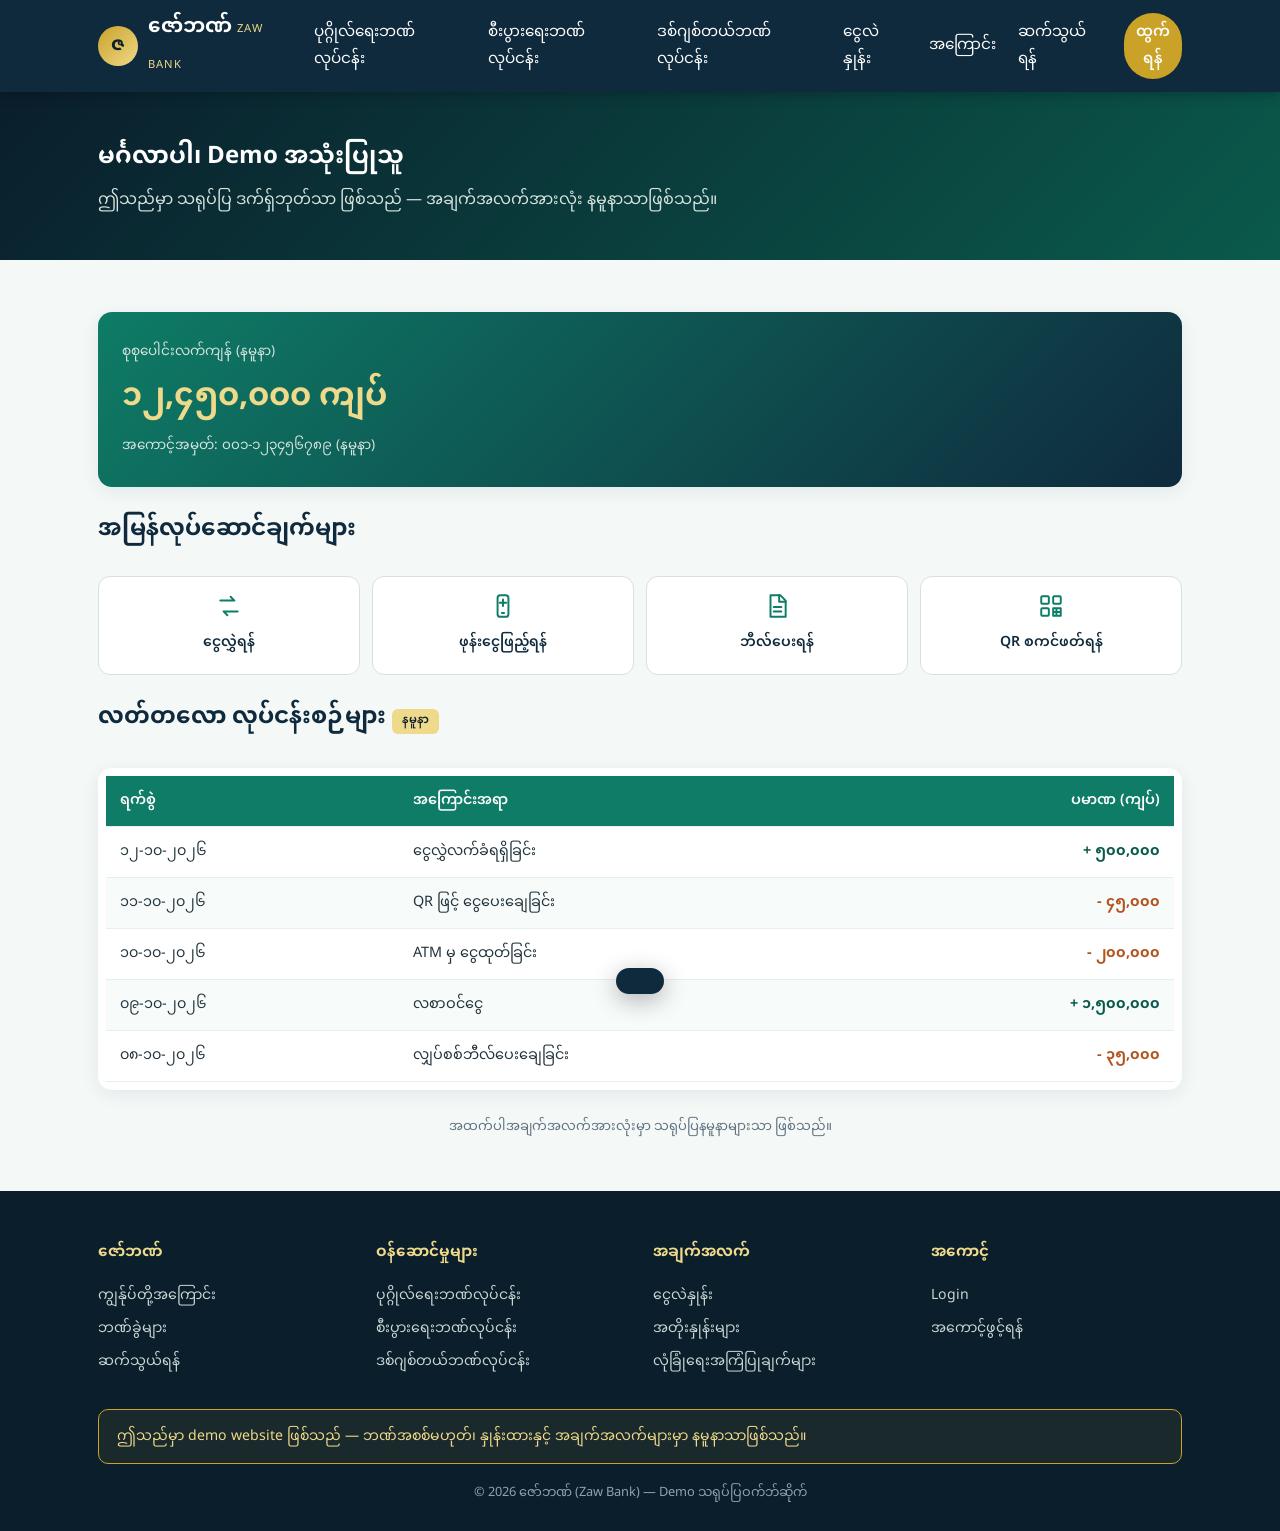
<file: dashboard.html>
<!DOCTYPE html>
<html lang="my">
<head>
<meta charset="UTF-8">
<meta name="viewport" content="width=device-width, initial-scale=1.0">
<title>ကျွန်ုပ်၏အကောင့် — ဇော်ဘဏ် (Zaw Bank)</title>
<link rel="preconnect" href="https://fonts.googleapis.com">
<link rel="preconnect" href="https://fonts.gstatic.com" crossorigin>
<link href="https://fonts.googleapis.com/css2?family=Noto+Sans+Myanmar:wght@400;500;600;700&display=swap" rel="stylesheet">
<link rel="stylesheet" href="styles.css">
</head>
<body data-page="dashboard">

<header class="site-header">
  <div class="nav-inner">
    <a class="logo" href="index.html"><span class="logo-mark">ဇ</span><span>ဇော်ဘဏ် <small>ZAW BANK</small></span></a>
    <button class="menu-toggle" aria-label="မီနူးဖွင့်ရန်" aria-expanded="false"><span></span><span></span><span></span></button>
    <nav class="nav-links">
      <a href="personal.html" data-page="personal">ပုဂ္ဂိုလ်ရေးဘဏ်လုပ်ငန်း</a>
      <a href="business.html" data-page="business">စီးပွားရေးဘဏ်လုပ်ငန်း</a>
      <a href="digital.html" data-page="digital">ဒစ်ဂျစ်တယ်ဘဏ်လုပ်ငန်း</a>
      <a href="rates.html" data-page="rates">ငွေလဲနှုန်း</a>
      <a href="about.html" data-page="about">အကြောင်း</a>
      <a href="contact.html" data-page="contact">ဆက်သွယ်ရန်</a>
      <a href="index.html" class="btn btn-gold btn-sm">ထွက်ရန်</a>
    </nav>
  </div>
</header>

<main>
  <section class="page-hero">
    <div class="wrap">
      <h1>မင်္ဂလာပါ၊ Demo အသုံးပြုသူ</h1>
      <p>ဤသည်မှာ သရုပ်ပြ ဒက်ရှ်ဘုတ်သာ ဖြစ်သည် — အချက်အလက်အားလုံး နမူနာသာဖြစ်သည်။</p>
    </div>
  </section>

  <section class="section">
    <div class="wrap">
      <div class="balance-card">
        <div class="label">စုစုပေါင်းလက်ကျန် (နမူနာ)</div>
        <div class="amount">၁၂,၄၅၀,၀၀၀ ကျပ်</div>
        <div class="acct">အကောင့်အမှတ်: ၀၀၁-၁၂၃၄၅၆၇၈၉ (နမူနာ)</div>
      </div>

      <h2>အမြန်လုပ်ဆောင်ချက်များ</h2>
      <div class="quick-actions mt">
        <button class="qa-btn" data-toast="Demo လုပ်ဆောင်ချက်သာ — ငွေလွှဲအစစ်မလုပ်ပါ။">
          <svg viewBox="0 0 24 24"><path d="M4 7h13l-3.5-3.5M20 17H7l3.5 3.5"/></svg>
          ငွေလွှဲရန်
        </button>
        <button class="qa-btn" data-toast="Demo လုပ်ဆောင်ချက်သာ — ငွေဖြည့်အစစ်မလုပ်ပါ။">
          <svg viewBox="0 0 24 24"><rect x="7" y="2" width="10" height="20" rx="2.5"/><path d="M11 18.5h2M12 6v6M9 9h6"/></svg>
          ဖုန်းငွေဖြည့်ရန်
        </button>
        <button class="qa-btn" data-toast="Demo လုပ်ဆောင်ချက်သာ — ဘီလ်ပေးအစစ်မလုပ်ပါ။">
          <svg viewBox="0 0 24 24"><path d="M6 2h9l5 5v15H6z"/><path d="M14 2v6h6M9 13h7M9 17h7"/></svg>
          ဘီလ်ပေးရန်
        </button>
        <button class="qa-btn" data-toast="Demo လုပ်ဆောင်ချက်သာ — QR စကင်အစစ်မလုပ်ပါ။">
          <svg viewBox="0 0 24 24"><rect x="3" y="3" width="7" height="7" rx="1"/><rect x="14" y="3" width="7" height="7" rx="1"/><rect x="3" y="14" width="7" height="7" rx="1"/><path d="M14 14h7v7h-7zM17 14v7M14 17.5h7"/></svg>
          QR စကင်ဖတ်ရန်
        </button>
      </div>

      <h2>လတ်တလော လုပ်ငန်းစဉ်များ <span class="tag-sample">နမူနာ</span></h2>
      <div class="rates-box mt">
        <div class="table-wrap">
          <table>
            <thead><tr><th>ရက်စွဲ</th><th>အကြောင်းအရာ</th><th class="num">ပမာဏ (ကျပ်)</th></tr></thead>
            <tbody>
              <tr><td>၁၂-၁၀-၂၀၂၆</td><td>ငွေလွှဲလက်ခံရရှိခြင်း</td><td class="num txn-in">+ ၅၀၀,၀၀၀</td></tr>
              <tr><td>၁၁-၁၀-၂၀၂၆</td><td>QR ဖြင့် ငွေပေးချေခြင်း</td><td class="num txn-out">− ၄၅,၀၀၀</td></tr>
              <tr><td>၁၀-၁၀-၂၀၂၆</td><td>ATM မှ ငွေထုတ်ခြင်း</td><td class="num txn-out">− ၂၀၀,၀၀၀</td></tr>
              <tr><td>၀၉-၁၀-၂၀၂၆</td><td>လစာဝင်ငွေ</td><td class="num txn-in">+ ၁,၅၀၀,၀၀၀</td></tr>
              <tr><td>၀၈-၁၀-၂၀၂၆</td><td>လျှပ်စစ်ဘီလ်ပေးချေခြင်း</td><td class="num txn-out">− ၃၅,၀၀၀</td></tr>
            </tbody>
          </table>
        </div>
      </div>
      <p class="center mt" style="font-size:.82rem;color:var(--muted)">အထက်ပါအချက်အလက်အားလုံးမှာ သရုပ်ပြနမူနာများသာ ဖြစ်သည်။</p>
    </div>
  </section>
</main>

<footer class="site-footer">
  <div class="wrap">
    <div class="footer-cols">
      <div>
        <h4>ဇော်ဘဏ်</h4>
        <a href="about.html">ကျွန်ုပ်တို့အကြောင်း</a>
        <a href="about.html">ဘဏ်ခွဲများ</a>
        <a href="contact.html">ဆက်သွယ်ရန်</a>
      </div>
      <div>
        <h4>ဝန်ဆောင်မှုများ</h4>
        <a href="personal.html">ပုဂ္ဂိုလ်ရေးဘဏ်လုပ်ငန်း</a>
        <a href="business.html">စီးပွားရေးဘဏ်လုပ်ငန်း</a>
        <a href="digital.html">ဒစ်ဂျစ်တယ်ဘဏ်လုပ်ငန်း</a>
      </div>
      <div>
        <h4>အချက်အလက်</h4>
        <a href="rates.html">ငွေလဲနှုန်း</a>
        <a href="rates.html">အတိုးနှုန်းများ</a>
        <a href="digital.html">လုံခြုံရေးအကြံပြုချက်များ</a>
      </div>
      <div>
        <h4>အကောင့်</h4>
        <a href="login.html">Login</a>
        <a href="contact.html">အကောင့်ဖွင့်ရန်</a>
      </div>
    </div>
    <div class="disclaimer">ဤသည်မှာ demo website ဖြစ်သည် — ဘဏ်အစစ်မဟုတ်၊ နှုန်းထားနှင့် အချက်အလက်များမှာ နမူနာသာဖြစ်သည်။</div>
    <p class="copyright">© <span class="js-year"></span> ဇော်ဘဏ် (Zaw Bank) — Demo သရုပ်ပြဝက်ဘ်ဆိုက်</p>
  </div>
</footer>

<div class="toast" id="demo-toast" role="status"></div>
<script src="app.js"></script>
</body>
</html>
</file>
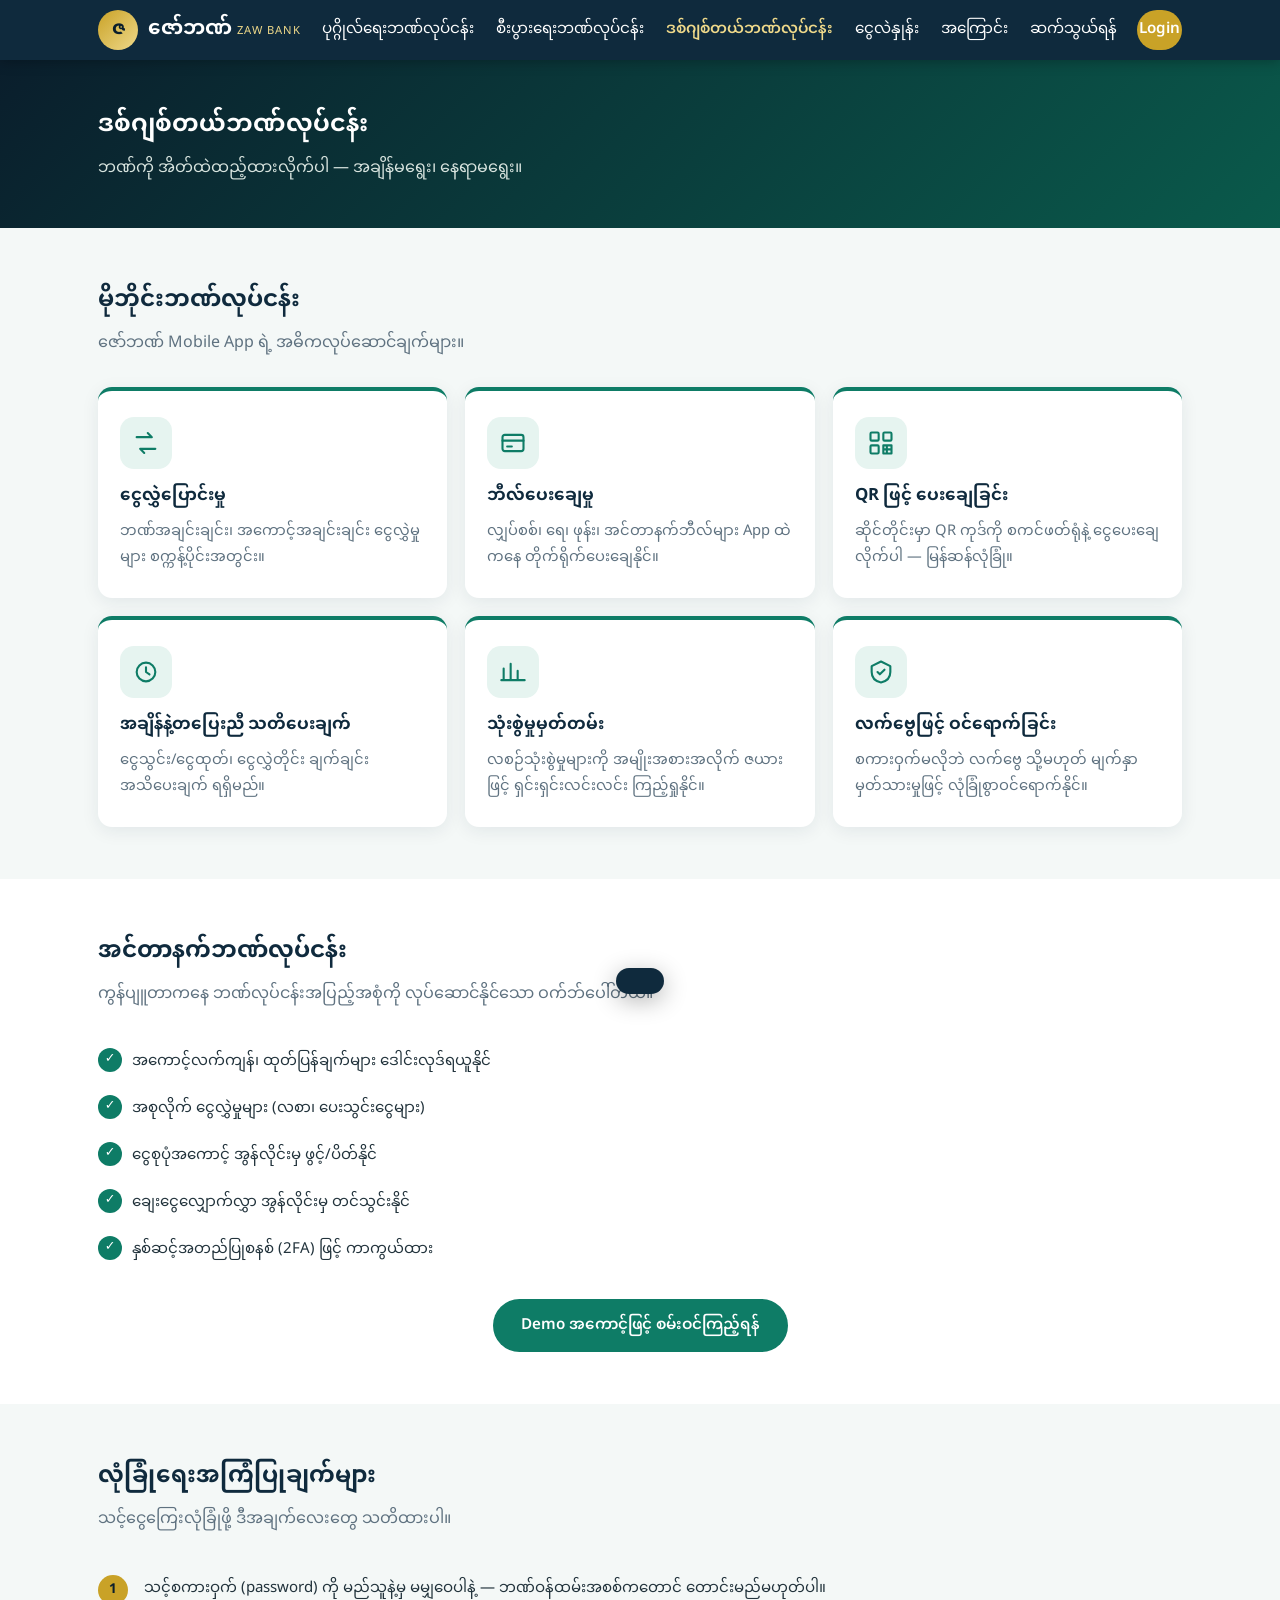
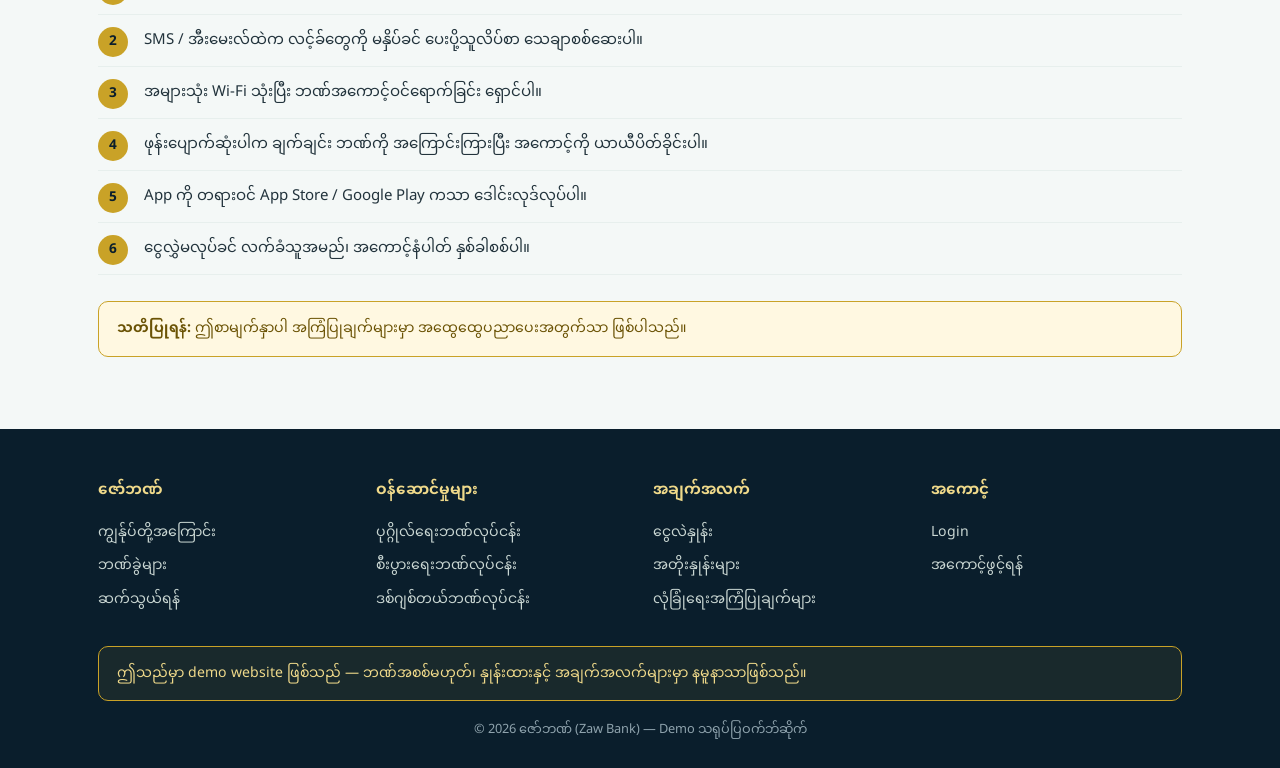
<file: digital.html>
<!DOCTYPE html>
<html lang="my">
<head>
<meta charset="UTF-8">
<meta name="viewport" content="width=device-width, initial-scale=1.0">
<title>ဒစ်ဂျစ်တယ်ဘဏ်လုပ်ငန်း — ဇော်ဘဏ် (Zaw Bank)</title>
<link rel="preconnect" href="https://fonts.googleapis.com">
<link rel="preconnect" href="https://fonts.gstatic.com" crossorigin>
<link href="https://fonts.googleapis.com/css2?family=Noto+Sans+Myanmar:wght@400;500;600;700&display=swap" rel="stylesheet">
<link rel="stylesheet" href="styles.css">
</head>
<body data-page="digital">

<header class="site-header">
  <div class="nav-inner">
    <a class="logo" href="index.html"><span class="logo-mark">ဇ</span><span>ဇော်ဘဏ် <small>ZAW BANK</small></span></a>
    <button class="menu-toggle" aria-label="မီနူးဖွင့်ရန်" aria-expanded="false"><span></span><span></span><span></span></button>
    <nav class="nav-links">
      <a href="personal.html" data-page="personal">ပုဂ္ဂိုလ်ရေးဘဏ်လုပ်ငန်း</a>
      <a href="business.html" data-page="business">စီးပွားရေးဘဏ်လုပ်ငန်း</a>
      <a href="digital.html" data-page="digital">ဒစ်ဂျစ်တယ်ဘဏ်လုပ်ငန်း</a>
      <a href="rates.html" data-page="rates">ငွေလဲနှုန်း</a>
      <a href="about.html" data-page="about">အကြောင်း</a>
      <a href="contact.html" data-page="contact">ဆက်သွယ်ရန်</a>
      <a href="login.html" class="btn btn-gold btn-sm">Login</a>
    </nav>
  </div>
</header>

<main>
  <section class="page-hero">
    <div class="wrap">
      <h1>ဒစ်ဂျစ်တယ်ဘဏ်လုပ်ငန်း</h1>
      <p>ဘဏ်ကို အိတ်ထဲထည့်ထားလိုက်ပါ — အချိန်မရွေး၊ နေရာမရွေး။</p>
    </div>
  </section>

  <section class="section">
    <div class="wrap">
      <h2>မိုဘိုင်းဘဏ်လုပ်ငန်း</h2>
      <p class="lead">ဇော်ဘဏ် Mobile App ရဲ့ အဓိကလုပ်ဆောင်ချက်များ။</p>
      <div class="grid grid-3">
        <div class="card">
          <div class="icon"><svg viewBox="0 0 24 24"><path d="M4 7h13l-3.5-3.5M20 17H7l3.5 3.5"/></svg></div>
          <h3>ငွေလွှဲပြောင်းမှု</h3>
          <p>ဘဏ်အချင်းချင်း၊ အကောင့်အချင်းချင်း ငွေလွှဲမှုများ စက္ကန့်ပိုင်းအတွင်း။</p>
        </div>
        <div class="card">
          <div class="icon"><svg viewBox="0 0 24 24"><rect x="3" y="5" width="18" height="14" rx="2"/><path d="M3 10h18M7 15h4"/></svg></div>
          <h3>ဘီလ်ပေးချေမှု</h3>
          <p>လျှပ်စစ်၊ ရေ၊ ဖုန်း၊ အင်တာနက်ဘီလ်များ App ထဲကနေ တိုက်ရိုက်ပေးချေနိုင်။</p>
        </div>
        <div class="card">
          <div class="icon"><svg viewBox="0 0 24 24"><rect x="3" y="3" width="7" height="7" rx="1"/><rect x="14" y="3" width="7" height="7" rx="1"/><rect x="3" y="14" width="7" height="7" rx="1"/><path d="M14 14h7v7h-7zM17 14v7M14 17.5h7"/></svg></div>
          <h3>QR ဖြင့် ပေးချေခြင်း</h3>
          <p>ဆိုင်တိုင်းမှာ QR ကုဒ်ကို စကင်ဖတ်ရုံနဲ့ ငွေပေးချေလိုက်ပါ — မြန်ဆန်လုံခြုံ။</p>
        </div>
        <div class="card">
          <div class="icon"><svg viewBox="0 0 24 24"><circle cx="12" cy="12" r="8"/><path d="M12 8v4l3 2"/></svg></div>
          <h3>အချိန်နဲ့တပြေးညီ သတိပေးချက်</h3>
          <p>ငွေသွင်း/ငွေထုတ်၊ ငွေလွှဲတိုင်း ချက်ချင်း အသိပေးချက် ရရှိမည်။</p>
        </div>
        <div class="card">
          <div class="icon"><svg viewBox="0 0 24 24"><path d="M4 19V9M10 19V5M16 19v-8M22 19H2"/></svg></div>
          <h3>သုံးစွဲမှုမှတ်တမ်း</h3>
          <p>လစဉ်သုံးစွဲမှုများကို အမျိုးအစားအလိုက် ဇယားဖြင့် ရှင်းရှင်းလင်းလင်း ကြည့်ရှုနိုင်။</p>
        </div>
        <div class="card">
          <div class="icon"><svg viewBox="0 0 24 24"><path d="M12 3l8 4v5c0 5-3.5 8-8 9-4.5-1-8-4-8-9V7z"/><path d="M9 12l2 2 4-4"/></svg></div>
          <h3>လက်ဗွေဖြင့် ဝင်ရောက်ခြင်း</h3>
          <p>စကားဝှက်မလိုဘဲ လက်ဗွေ သို့မဟုတ် မျက်နှာမှတ်သားမှုဖြင့် လုံခြုံစွာဝင်ရောက်နိုင်။</p>
        </div>
      </div>
    </div>
  </section>

  <section class="section section-alt">
    <div class="wrap">
      <h2>အင်တာနက်ဘဏ်လုပ်ငန်း</h2>
      <p class="lead">ကွန်ပျူတာကနေ ဘဏ်လုပ်ငန်းအပြည့်အစုံကို လုပ်ဆောင်နိုင်သော ဝက်ဘ်ပေါ်တယ်။</p>
      <ul class="feature-list">
        <li>အကောင့်လက်ကျန်၊ ထုတ်ပြန်ချက်များ ဒေါင်းလုဒ်ရယူနိုင်</li>
        <li>အစုလိုက် ငွေလွှဲမှုများ (လစာ၊ ပေးသွင်းငွေများ)</li>
        <li>ငွေစုပုံအကောင့် အွန်လိုင်းမှ ဖွင့်/ပိတ်နိုင်</li>
        <li>ချေးငွေလျှောက်လွှာ အွန်လိုင်းမှ တင်သွင်းနိုင်</li>
        <li>နှစ်ဆင့်အတည်ပြုစနစ် (2FA) ဖြင့် ကာကွယ်ထား</li>
      </ul>
      <div class="center mt"><a href="login.html" class="btn btn-teal">Demo အကောင့်ဖြင့် စမ်းဝင်ကြည့်ရန်</a></div>
    </div>
  </section>

  <section class="section">
    <div class="wrap">
      <h2>လုံခြုံရေးအကြံပြုချက်များ</h2>
      <p class="lead">သင့်ငွေကြေးလုံခြုံဖို့ ဒီအချက်လေးတွေ သတိထားပါ။</p>
      <ol class="tips">
        <li>သင့်စကားဝှက် (password) ကို မည်သူနဲ့မှ မမျှဝေပါနဲ့ — ဘဏ်ဝန်ထမ်းအစစ်ကတောင် တောင်းမည်မဟုတ်ပါ။</li>
        <li>SMS / အီးမေးလ်ထဲက လင့်ခ်တွေကို မနှိပ်ခင် ပေးပို့သူလိပ်စာ သေချာစစ်ဆေးပါ။</li>
        <li>အများသုံး Wi-Fi သုံးပြီး ဘဏ်အကောင့်ဝင်ရောက်ခြင်း ရှောင်ပါ။</li>
        <li>ဖုန်းပျောက်ဆုံးပါက ချက်ချင်း ဘဏ်ကို အကြောင်းကြားပြီး အကောင့်ကို ယာယီပိတ်ခိုင်းပါ။</li>
        <li>App ကို တရားဝင် App Store / Google Play ကသာ ဒေါင်းလုဒ်လုပ်ပါ။</li>
        <li>ငွေလွှဲမလုပ်ခင် လက်ခံသူအမည်၊ အကောင့်နံပါတ် နှစ်ခါစစ်ပါ။</li>
      </ol>
      <div class="notice notice-gold mt"><strong>သတိပြုရန်:</strong> ဤစာမျက်နှာပါ အကြံပြုချက်များမှာ အထွေထွေပညာပေးအတွက်သာ ဖြစ်ပါသည်။</div>
    </div>
  </section>
</main>

<footer class="site-footer">
  <div class="wrap">
    <div class="footer-cols">
      <div>
        <h4>ဇော်ဘဏ်</h4>
        <a href="about.html">ကျွန်ုပ်တို့အကြောင်း</a>
        <a href="about.html">ဘဏ်ခွဲများ</a>
        <a href="contact.html">ဆက်သွယ်ရန်</a>
      </div>
      <div>
        <h4>ဝန်ဆောင်မှုများ</h4>
        <a href="personal.html">ပုဂ္ဂိုလ်ရေးဘဏ်လုပ်ငန်း</a>
        <a href="business.html">စီးပွားရေးဘဏ်လုပ်ငန်း</a>
        <a href="digital.html">ဒစ်ဂျစ်တယ်ဘဏ်လုပ်ငန်း</a>
      </div>
      <div>
        <h4>အချက်အလက်</h4>
        <a href="rates.html">ငွေလဲနှုန်း</a>
        <a href="rates.html">အတိုးနှုန်းများ</a>
        <a href="digital.html">လုံခြုံရေးအကြံပြုချက်များ</a>
      </div>
      <div>
        <h4>အကောင့်</h4>
        <a href="login.html">Login</a>
        <a href="contact.html">အကောင့်ဖွင့်ရန်</a>
      </div>
    </div>
    <div class="disclaimer">ဤသည်မှာ demo website ဖြစ်သည် — ဘဏ်အစစ်မဟုတ်၊ နှုန်းထားနှင့် အချက်အလက်များမှာ နမူနာသာဖြစ်သည်။</div>
    <p class="copyright">© <span class="js-year"></span> ဇော်ဘဏ် (Zaw Bank) — Demo သရုပ်ပြဝက်ဘ်ဆိုက်</p>
  </div>
</footer>

<div class="toast" id="demo-toast" role="status"></div>
<script src="app.js"></script>
</body>
</html>
</file>
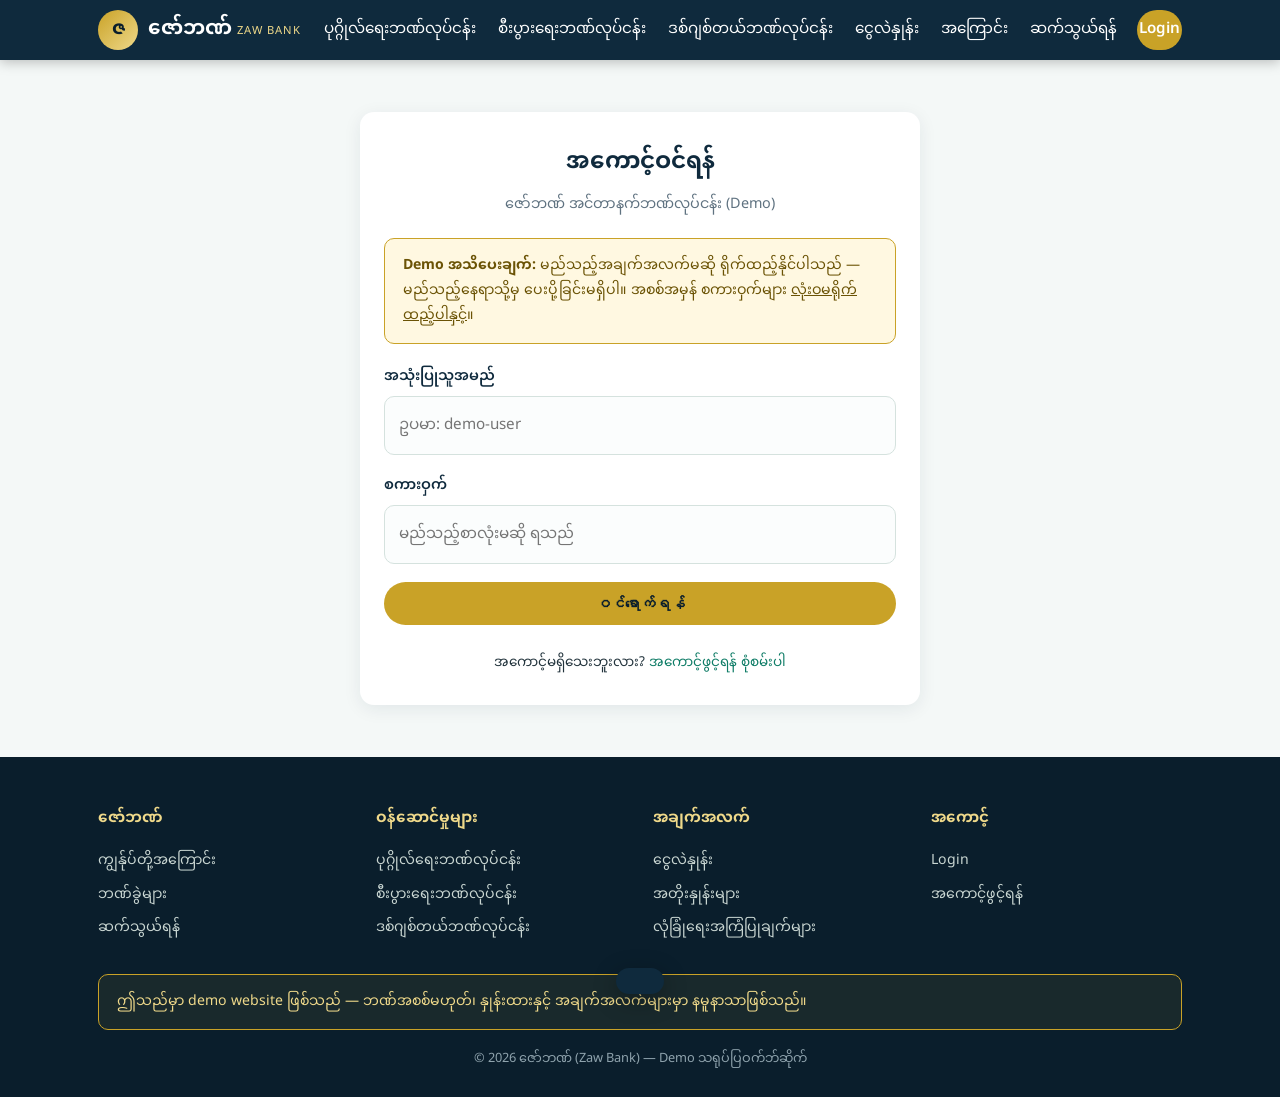
<file: login.html>
<!DOCTYPE html>
<html lang="my">
<head>
<meta charset="UTF-8">
<meta name="viewport" content="width=device-width, initial-scale=1.0">
<title>Login — ဇော်ဘဏ် (Zaw Bank)</title>
<link rel="preconnect" href="https://fonts.googleapis.com">
<link rel="preconnect" href="https://fonts.gstatic.com" crossorigin>
<link href="https://fonts.googleapis.com/css2?family=Noto+Sans+Myanmar:wght@400;500;600;700&display=swap" rel="stylesheet">
<link rel="stylesheet" href="styles.css">
</head>
<body data-page="login">

<header class="site-header">
  <div class="nav-inner">
    <a class="logo" href="index.html"><span class="logo-mark">ဇ</span><span>ဇော်ဘဏ် <small>ZAW BANK</small></span></a>
    <button class="menu-toggle" aria-label="မီနူးဖွင့်ရန်" aria-expanded="false"><span></span><span></span><span></span></button>
    <nav class="nav-links">
      <a href="personal.html" data-page="personal">ပုဂ္ဂိုလ်ရေးဘဏ်လုပ်ငန်း</a>
      <a href="business.html" data-page="business">စီးပွားရေးဘဏ်လုပ်ငန်း</a>
      <a href="digital.html" data-page="digital">ဒစ်ဂျစ်တယ်ဘဏ်လုပ်ငန်း</a>
      <a href="rates.html" data-page="rates">ငွေလဲနှုန်း</a>
      <a href="about.html" data-page="about">အကြောင်း</a>
      <a href="contact.html" data-page="contact">ဆက်သွယ်ရန်</a>
      <a href="login.html" class="btn btn-gold btn-sm">Login</a>
    </nav>
  </div>
</header>

<main>
  <section class="section">
    <div class="wrap">
      <div class="form-card">
        <h2 class="center">အကောင့်ဝင်ရန်</h2>
        <p class="center" style="color:var(--muted);font-size:.9rem;margin-bottom:20px">ဇော်ဘဏ် အင်တာနက်ဘဏ်လုပ်ငန်း (Demo)</p>
        <div class="notice notice-gold">
          <strong>Demo အသိပေးချက်:</strong> မည်သည့်အချက်အလက်မဆို ရိုက်ထည့်နိုင်ပါသည် — မည်သည့်နေရာသို့မှ ပေးပို့ခြင်းမရှိပါ။ အစစ်အမှန် စကားဝှက်များ <u>လုံးဝမရိုက်ထည့်ပါနှင့်</u>။
        </div>
        <form id="login-form">
          <div class="form-group">
            <label for="l-user">အသုံးပြုသူအမည်</label>
            <input type="text" id="l-user" name="username" placeholder="ဥပမာ: demo-user" autocomplete="off">
          </div>
          <div class="form-group">
            <label for="l-pass">စကားဝှက်</label>
            <input type="password" id="l-pass" name="password" placeholder="မည်သည့်စာလုံးမဆို ရသည်" autocomplete="off">
          </div>
          <button type="submit" class="btn btn-gold" style="width:100%">ဝင်ရောက်ရန်</button>
        </form>
        <p class="center mt" style="font-size:.85rem">အကောင့်မရှိသေးဘူးလား? <a href="contact.html">အကောင့်ဖွင့်ရန် စုံစမ်းပါ</a></p>
      </div>
    </div>
  </section>
</main>

<footer class="site-footer">
  <div class="wrap">
    <div class="footer-cols">
      <div>
        <h4>ဇော်ဘဏ်</h4>
        <a href="about.html">ကျွန်ုပ်တို့အကြောင်း</a>
        <a href="about.html">ဘဏ်ခွဲများ</a>
        <a href="contact.html">ဆက်သွယ်ရန်</a>
      </div>
      <div>
        <h4>ဝန်ဆောင်မှုများ</h4>
        <a href="personal.html">ပုဂ္ဂိုလ်ရေးဘဏ်လုပ်ငန်း</a>
        <a href="business.html">စီးပွားရေးဘဏ်လုပ်ငန်း</a>
        <a href="digital.html">ဒစ်ဂျစ်တယ်ဘဏ်လုပ်ငန်း</a>
      </div>
      <div>
        <h4>အချက်အလက်</h4>
        <a href="rates.html">ငွေလဲနှုန်း</a>
        <a href="rates.html">အတိုးနှုန်းများ</a>
        <a href="digital.html">လုံခြုံရေးအကြံပြုချက်များ</a>
      </div>
      <div>
        <h4>အကောင့်</h4>
        <a href="login.html">Login</a>
        <a href="contact.html">အကောင့်ဖွင့်ရန်</a>
      </div>
    </div>
    <div class="disclaimer">ဤသည်မှာ demo website ဖြစ်သည် — ဘဏ်အစစ်မဟုတ်၊ နှုန်းထားနှင့် အချက်အလက်များမှာ နမူနာသာဖြစ်သည်။</div>
    <p class="copyright">© <span class="js-year"></span> ဇော်ဘဏ် (Zaw Bank) — Demo သရုပ်ပြဝက်ဘ်ဆိုက်</p>
  </div>
</footer>

<div class="toast" id="demo-toast" role="status"></div>
<script src="app.js"></script>
</body>
</html>
</file>
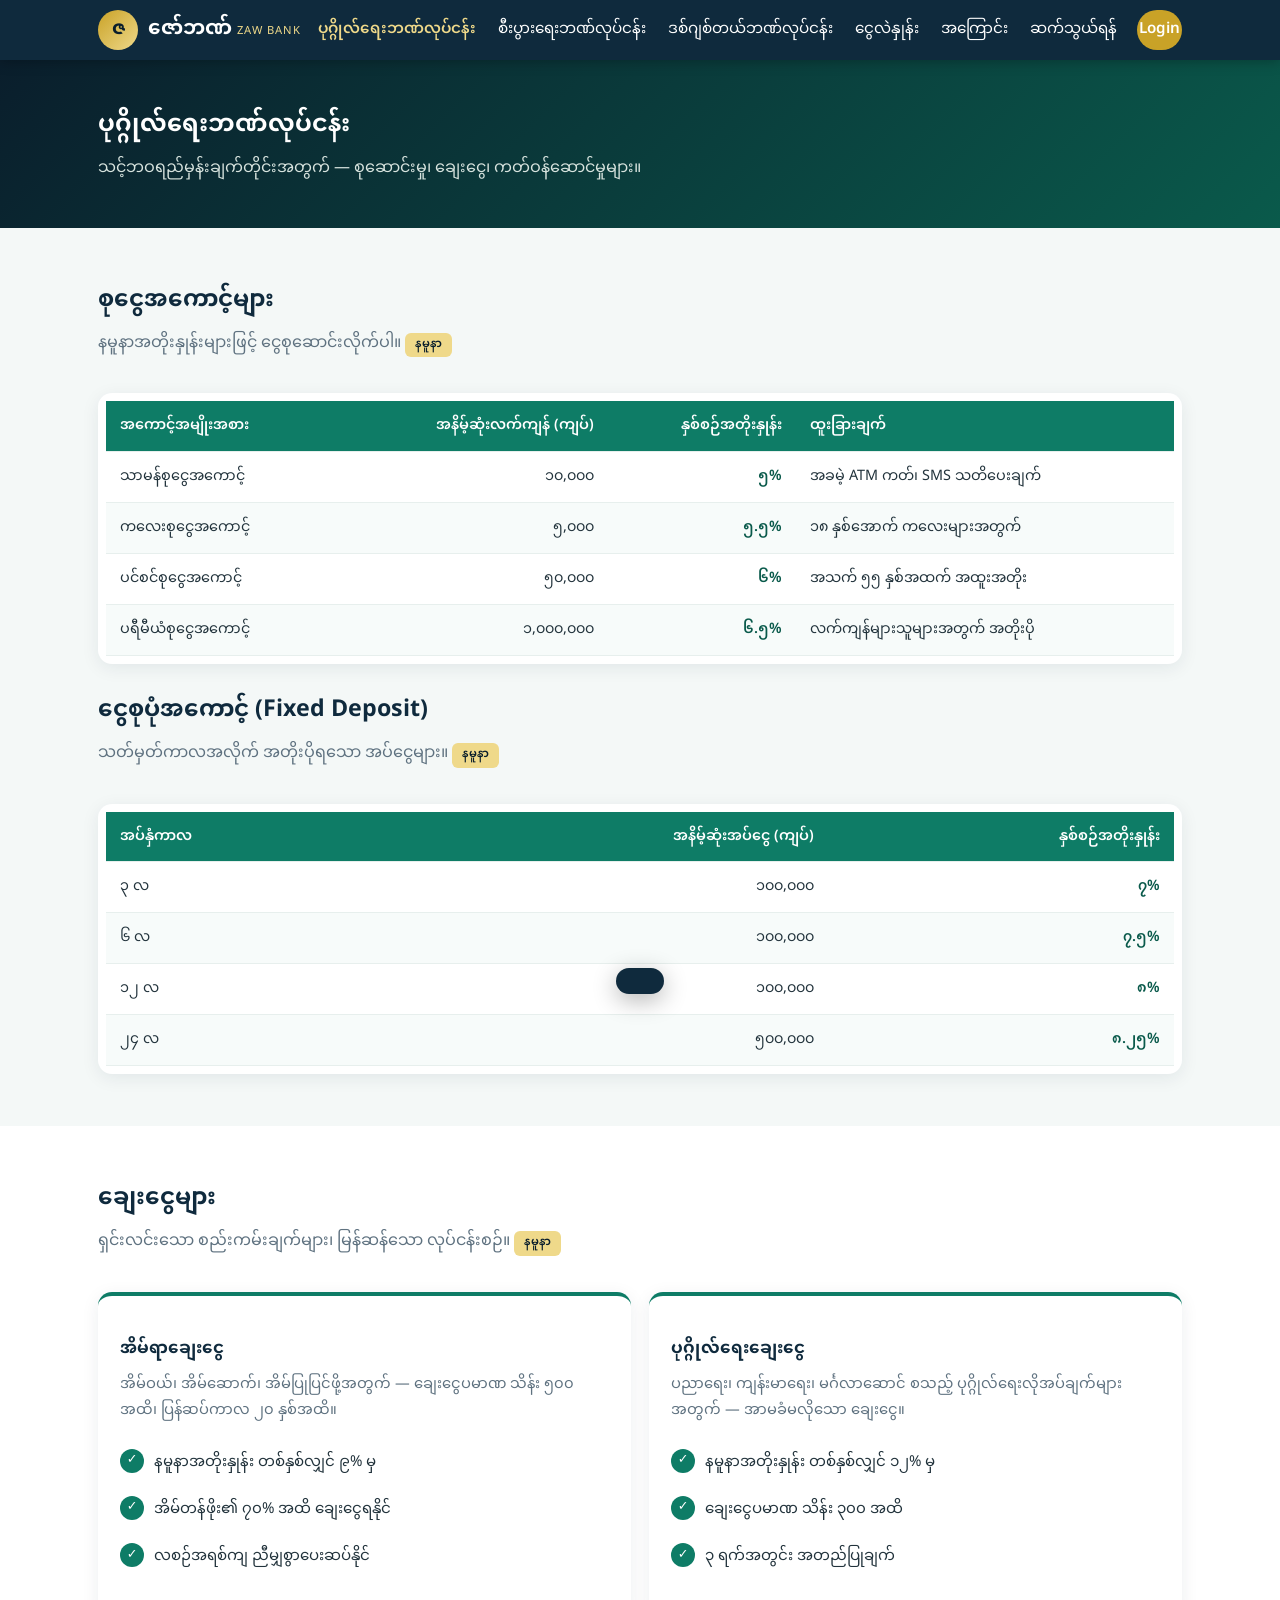
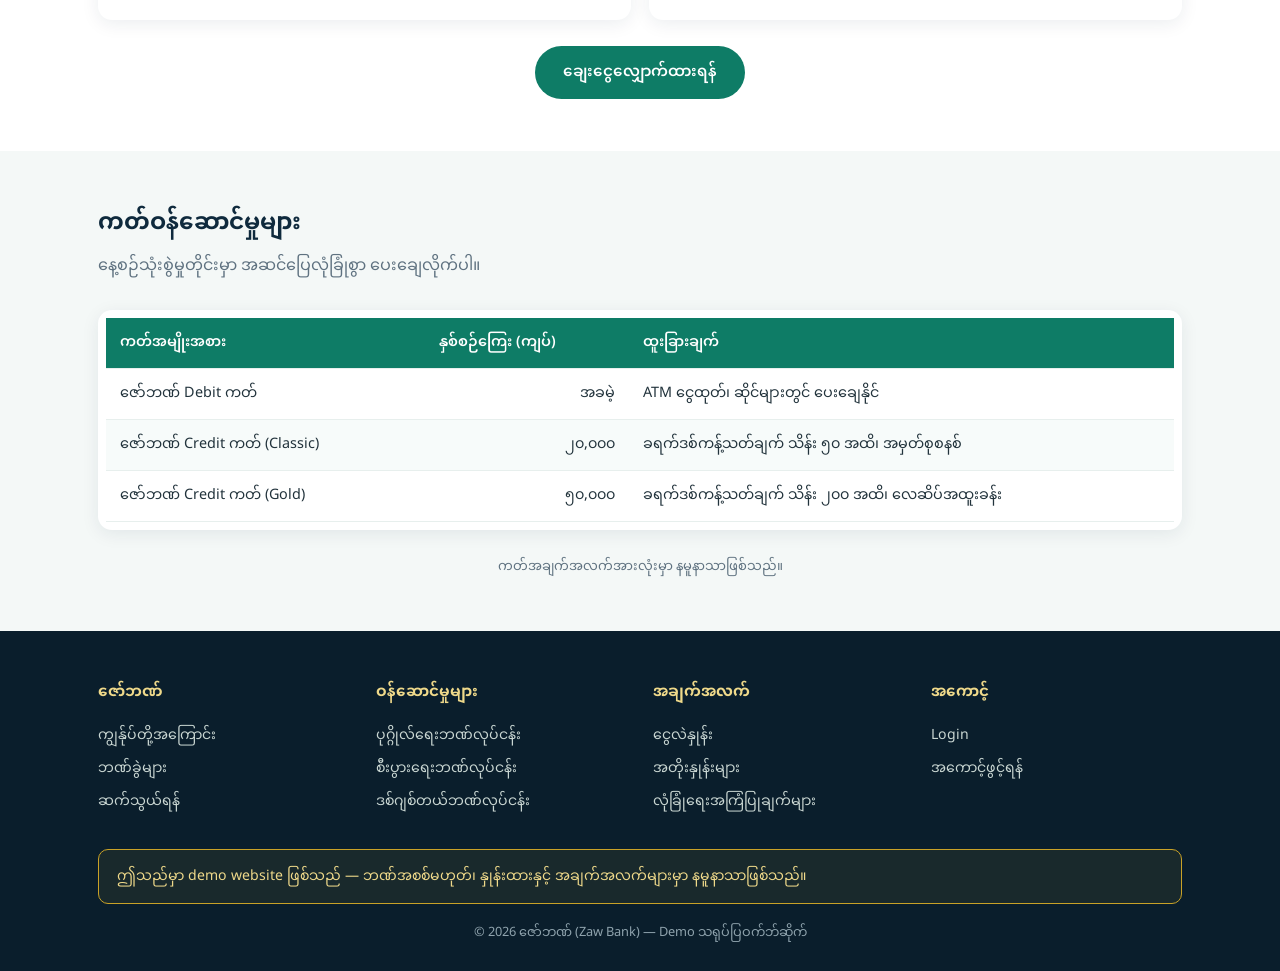
<file: personal.html>
<!DOCTYPE html>
<html lang="my">
<head>
<meta charset="UTF-8">
<meta name="viewport" content="width=device-width, initial-scale=1.0">
<title>ပုဂ္ဂိုလ်ရေးဘဏ်လုပ်ငန်း — ဇော်ဘဏ် (Zaw Bank)</title>
<link rel="preconnect" href="https://fonts.googleapis.com">
<link rel="preconnect" href="https://fonts.gstatic.com" crossorigin>
<link href="https://fonts.googleapis.com/css2?family=Noto+Sans+Myanmar:wght@400;500;600;700&display=swap" rel="stylesheet">
<link rel="stylesheet" href="styles.css">
</head>
<body data-page="personal">

<header class="site-header">
  <div class="nav-inner">
    <a class="logo" href="index.html"><span class="logo-mark">ဇ</span><span>ဇော်ဘဏ် <small>ZAW BANK</small></span></a>
    <button class="menu-toggle" aria-label="မီနူးဖွင့်ရန်" aria-expanded="false"><span></span><span></span><span></span></button>
    <nav class="nav-links">
      <a href="personal.html" data-page="personal">ပုဂ္ဂိုလ်ရေးဘဏ်လုပ်ငန်း</a>
      <a href="business.html" data-page="business">စီးပွားရေးဘဏ်လုပ်ငန်း</a>
      <a href="digital.html" data-page="digital">ဒစ်ဂျစ်တယ်ဘဏ်လုပ်ငန်း</a>
      <a href="rates.html" data-page="rates">ငွေလဲနှုန်း</a>
      <a href="about.html" data-page="about">အကြောင်း</a>
      <a href="contact.html" data-page="contact">ဆက်သွယ်ရန်</a>
      <a href="login.html" class="btn btn-gold btn-sm">Login</a>
    </nav>
  </div>
</header>

<main>
  <section class="page-hero">
    <div class="wrap">
      <h1>ပုဂ္ဂိုလ်ရေးဘဏ်လုပ်ငန်း</h1>
      <p>သင့်ဘဝရည်မှန်းချက်တိုင်းအတွက် — စုဆောင်းမှု၊ ချေးငွေ၊ ကတ်ဝန်ဆောင်မှုများ။</p>
    </div>
  </section>

  <!-- SAVINGS -->
  <section class="section">
    <div class="wrap">
      <h2>စုငွေအကောင့်များ</h2>
      <p class="lead">နမူနာအတိုးနှုန်းများဖြင့် ငွေစုဆောင်းလိုက်ပါ။ <span class="tag-sample">နမူနာ</span></p>
      <div class="rates-box">
        <div class="table-wrap">
          <table>
            <thead><tr><th>အကောင့်အမျိုးအစား</th><th class="num">အနိမ့်ဆုံးလက်ကျန် (ကျပ်)</th><th class="num">နှစ်စဉ်အတိုးနှုန်း</th><th>ထူးခြားချက်</th></tr></thead>
            <tbody>
              <tr><td>သာမန်စုငွေအကောင့်</td><td class="num">၁၀,၀၀၀</td><td class="num buy">၅%</td><td>အခမဲ့ ATM ကတ်၊ SMS သတိပေးချက်</td></tr>
              <tr><td>ကလေးစုငွေအကောင့်</td><td class="num">၅,၀၀၀</td><td class="num buy">၅.၅%</td><td>၁၈ နှစ်အောက် ကလေးများအတွက်</td></tr>
              <tr><td>ပင်စင်စုငွေအကောင့်</td><td class="num">၅၀,၀၀၀</td><td class="num buy">၆%</td><td>အသက် ၅၅ နှစ်အထက် အထူးအတိုး</td></tr>
              <tr><td>ပရီမီယံစုငွေအကောင့်</td><td class="num">၁,၀၀၀,၀၀၀</td><td class="num buy">၆.၅%</td><td>လက်ကျန်များသူများအတွက် အတိုးပို</td></tr>
            </tbody>
          </table>
        </div>
      </div>

      <h2 class="mt">ငွေစုပုံအကောင့် (Fixed Deposit)</h2>
      <p class="lead">သတ်မှတ်ကာလအလိုက် အတိုးပိုရသော အပ်ငွေများ။ <span class="tag-sample">နမူနာ</span></p>
      <div class="rates-box">
        <div class="table-wrap">
          <table>
            <thead><tr><th>အပ်နှံကာလ</th><th class="num">အနိမ့်ဆုံးအပ်ငွေ (ကျပ်)</th><th class="num">နှစ်စဉ်အတိုးနှုန်း</th></tr></thead>
            <tbody>
              <tr><td>၃ လ</td><td class="num">၁၀၀,၀၀၀</td><td class="num buy">၇%</td></tr>
              <tr><td>၆ လ</td><td class="num">၁၀၀,၀၀၀</td><td class="num buy">၇.၅%</td></tr>
              <tr><td>၁၂ လ</td><td class="num">၁၀၀,၀၀၀</td><td class="num buy">၈%</td></tr>
              <tr><td>၂၄ လ</td><td class="num">၅၀၀,၀၀၀</td><td class="num buy">၈.၂၅%</td></tr>
            </tbody>
          </table>
        </div>
      </div>
    </div>
  </section>

  <!-- LOANS -->
  <section class="section section-alt">
    <div class="wrap">
      <h2>ချေးငွေများ</h2>
      <p class="lead">ရှင်းလင်းသော စည်းကမ်းချက်များ၊ မြန်ဆန်သော လုပ်ငန်းစဉ်။ <span class="tag-sample">နမူနာ</span></p>
      <div class="grid grid-2">
        <div class="card">
          <h3>အိမ်ရာချေးငွေ</h3>
          <p>အိမ်ဝယ်၊ အိမ်ဆောက်၊ အိမ်ပြုပြင်ဖို့အတွက် — ချေးငွေပမာဏ သိန်း ၅၀၀ အထိ၊ ပြန်ဆပ်ကာလ ၂၀ နှစ်အထိ။</p>
          <ul class="feature-list">
            <li>နမူနာအတိုးနှုန်း တစ်နှစ်လျှင် ၉% မှ</li>
            <li>အိမ်တန်ဖိုး၏ ၇၀% အထိ ချေးငွေရနိုင်</li>
            <li>လစဉ်အရစ်ကျ ညီမျှစွာပေးဆပ်နိုင်</li>
          </ul>
        </div>
        <div class="card">
          <h3>ပုဂ္ဂိုလ်ရေးချေးငွေ</h3>
          <p>ပညာရေး၊ ကျန်းမာရေး၊ မင်္ဂလာဆောင် စသည့် ပုဂ္ဂိုလ်ရေးလိုအပ်ချက်များအတွက် — အာမခံမလိုသော ချေးငွေ။</p>
          <ul class="feature-list">
            <li>နမူနာအတိုးနှုန်း တစ်နှစ်လျှင် ၁၂% မှ</li>
            <li>ချေးငွေပမာဏ သိန်း ၃၀၀ အထိ</li>
            <li>၃ ရက်အတွင်း အတည်ပြုချက်</li>
          </ul>
        </div>
      </div>
      <div class="center mt"><a href="contact.html" class="btn btn-teal">ချေးငွေလျှောက်ထားရန်</a></div>
    </div>
  </section>

  <!-- CARDS -->
  <section class="section">
    <div class="wrap">
      <h2>ကတ်ဝန်ဆောင်မှုများ</h2>
      <p class="lead">နေ့စဉ်သုံးစွဲမှုတိုင်းမှာ အဆင်ပြေလုံခြုံစွာ ပေးချေလိုက်ပါ။</p>
      <div class="rates-box">
        <div class="table-wrap">
          <table>
            <thead><tr><th>ကတ်အမျိုးအစား</th><th>နှစ်စဉ်ကြေး (ကျပ်)</th><th>ထူးခြားချက်</th></tr></thead>
            <tbody>
              <tr><td>ဇော်ဘဏ် Debit ကတ်</td><td class="num">အခမဲ့</td><td>ATM ငွေထုတ်၊ ဆိုင်များတွင် ပေးချေနိုင်</td></tr>
              <tr><td>ဇော်ဘဏ် Credit ကတ် (Classic)</td><td class="num">၂၀,၀၀၀</td><td>ခရက်ဒစ်ကန့်သတ်ချက် သိန်း ၅၀ အထိ၊ အမှတ်စုစနစ်</td></tr>
              <tr><td>ဇော်ဘဏ် Credit ကတ် (Gold)</td><td class="num">၅၀,၀၀၀</td><td>ခရက်ဒစ်ကန့်သတ်ချက် သိန်း ၂၀၀ အထိ၊ လေဆိပ်အထူးခန်း</td></tr>
            </tbody>
          </table>
        </div>
      </div>
      <p class="center mt" style="font-size:.82rem;color:var(--muted)">ကတ်အချက်အလက်အားလုံးမှာ နမူနာသာဖြစ်သည်။</p>
    </div>
  </section>
</main>

<footer class="site-footer">
  <div class="wrap">
    <div class="footer-cols">
      <div>
        <h4>ဇော်ဘဏ်</h4>
        <a href="about.html">ကျွန်ုပ်တို့အကြောင်း</a>
        <a href="about.html">ဘဏ်ခွဲများ</a>
        <a href="contact.html">ဆက်သွယ်ရန်</a>
      </div>
      <div>
        <h4>ဝန်ဆောင်မှုများ</h4>
        <a href="personal.html">ပုဂ္ဂိုလ်ရေးဘဏ်လုပ်ငန်း</a>
        <a href="business.html">စီးပွားရေးဘဏ်လုပ်ငန်း</a>
        <a href="digital.html">ဒစ်ဂျစ်တယ်ဘဏ်လုပ်ငန်း</a>
      </div>
      <div>
        <h4>အချက်အလက်</h4>
        <a href="rates.html">ငွေလဲနှုန်း</a>
        <a href="rates.html">အတိုးနှုန်းများ</a>
        <a href="digital.html">လုံခြုံရေးအကြံပြုချက်များ</a>
      </div>
      <div>
        <h4>အကောင့်</h4>
        <a href="login.html">Login</a>
        <a href="contact.html">အကောင့်ဖွင့်ရန်</a>
      </div>
    </div>
    <div class="disclaimer">ဤသည်မှာ demo website ဖြစ်သည် — ဘဏ်အစစ်မဟုတ်၊ နှုန်းထားနှင့် အချက်အလက်များမှာ နမူနာသာဖြစ်သည်။</div>
    <p class="copyright">© <span class="js-year"></span> ဇော်ဘဏ် (Zaw Bank) — Demo သရုပ်ပြဝက်ဘ်ဆိုက်</p>
  </div>
</footer>

<div class="toast" id="demo-toast" role="status"></div>
<script src="app.js"></script>
</body>
</html>
</file>
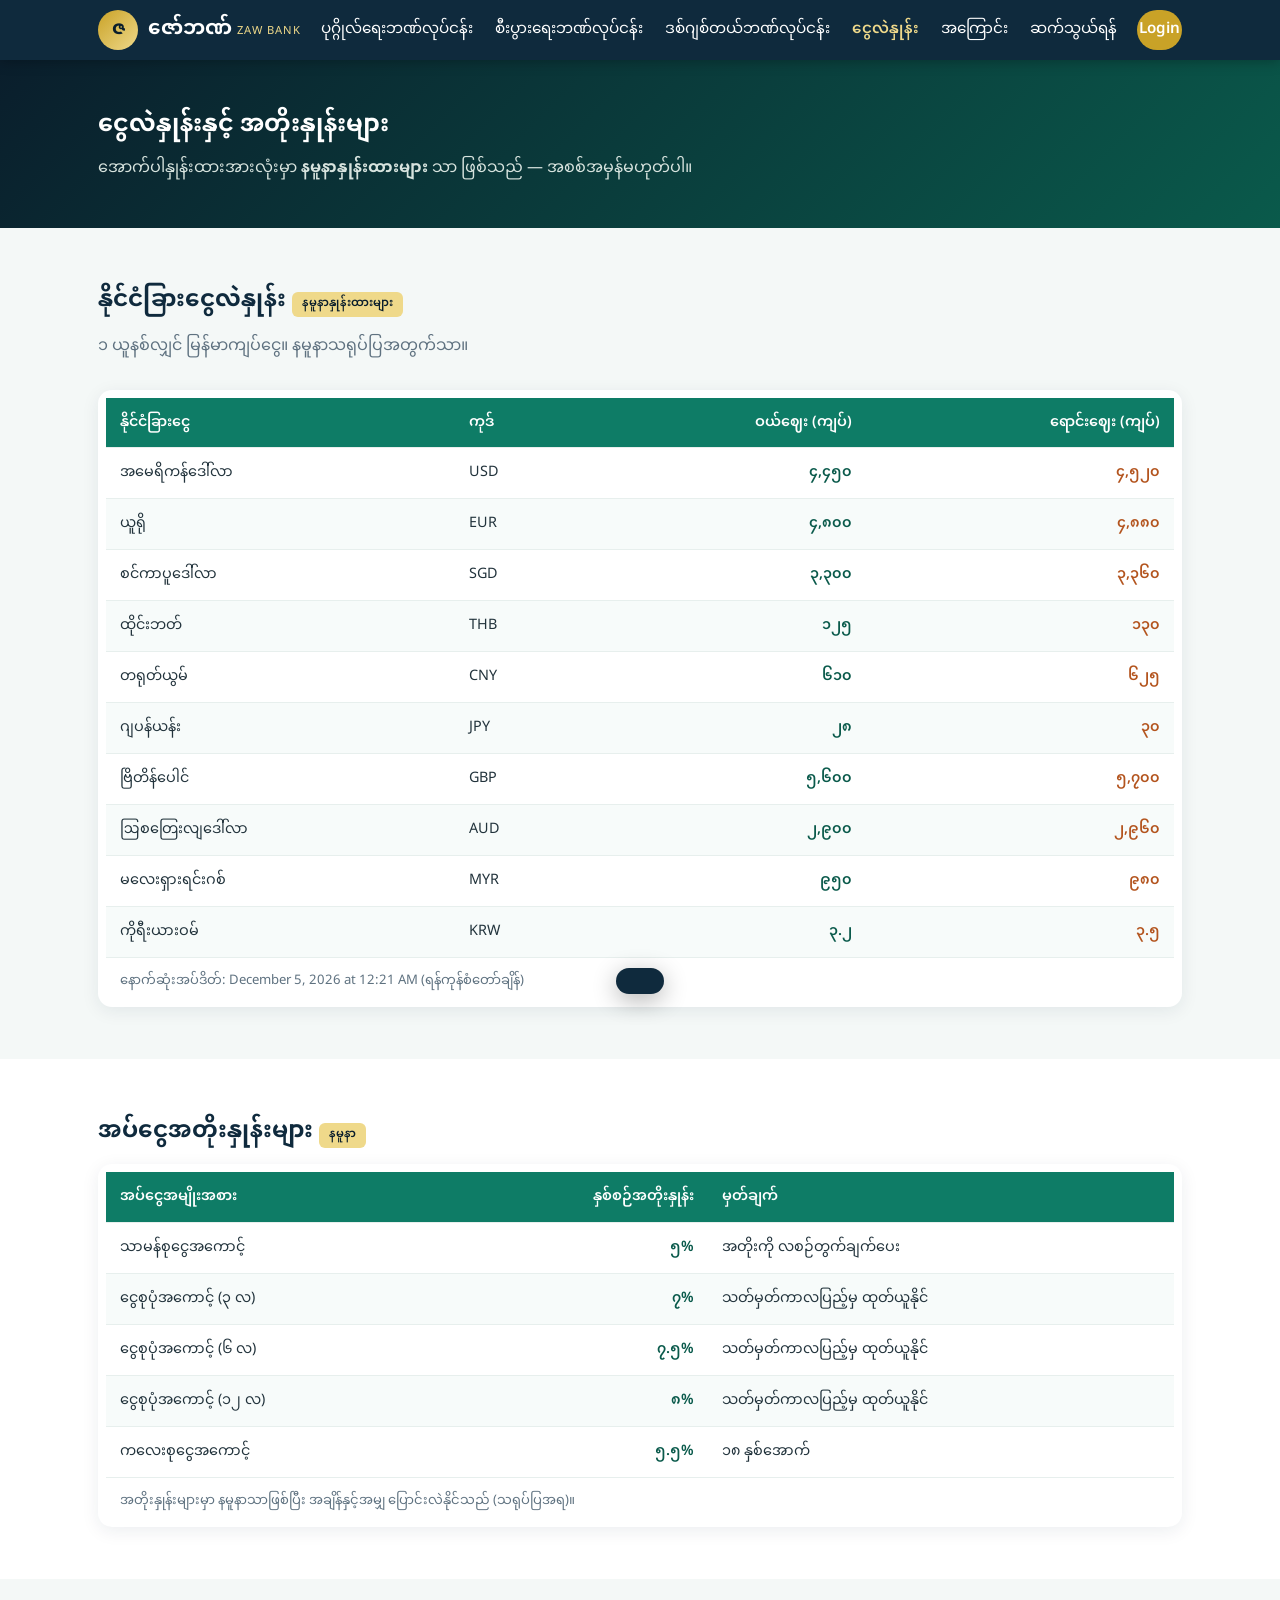
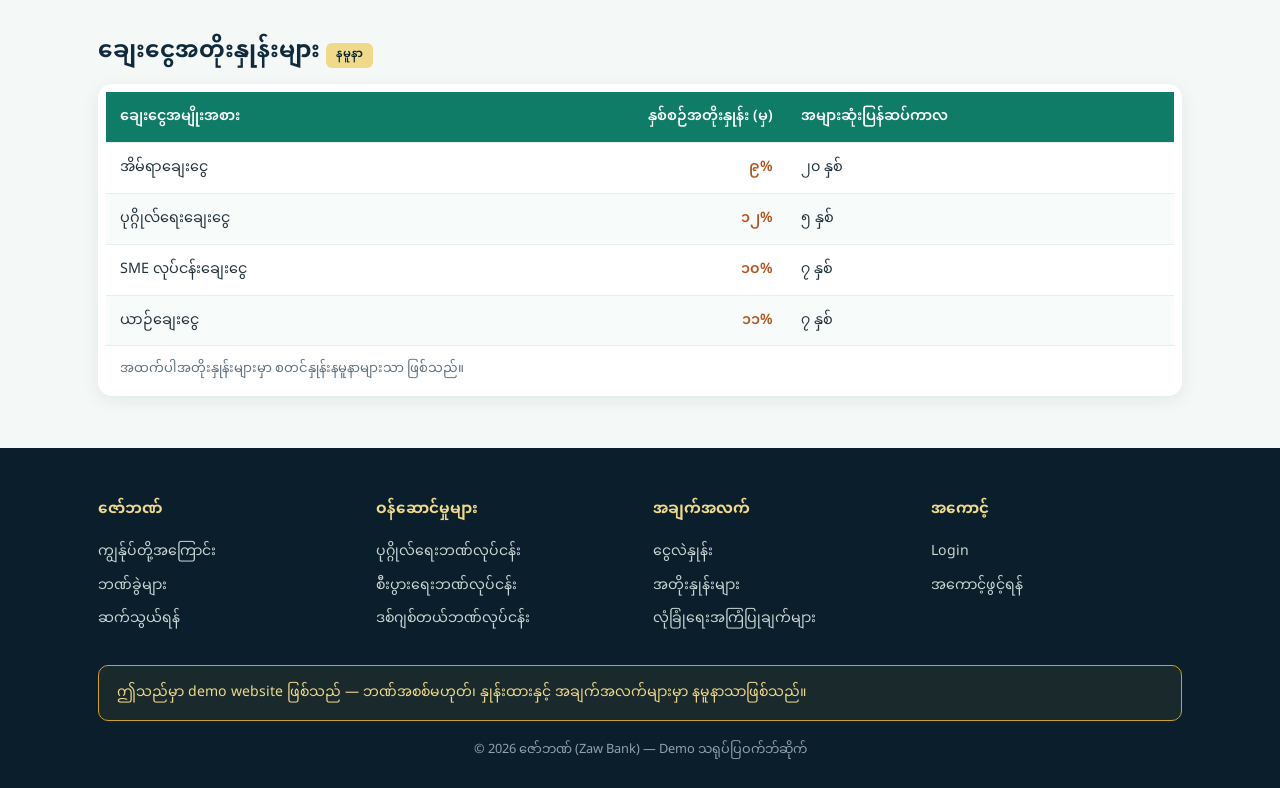
<file: rates.html>
<!DOCTYPE html>
<html lang="my">
<head>
<meta charset="UTF-8">
<meta name="viewport" content="width=device-width, initial-scale=1.0">
<title>ငွေလဲနှုန်းနှင့် အတိုးနှုန်းများ — ဇော်ဘဏ် (Zaw Bank)</title>
<link rel="preconnect" href="https://fonts.googleapis.com">
<link rel="preconnect" href="https://fonts.gstatic.com" crossorigin>
<link href="https://fonts.googleapis.com/css2?family=Noto+Sans+Myanmar:wght@400;500;600;700&display=swap" rel="stylesheet">
<link rel="stylesheet" href="styles.css">
</head>
<body data-page="rates">

<header class="site-header">
  <div class="nav-inner">
    <a class="logo" href="index.html"><span class="logo-mark">ဇ</span><span>ဇော်ဘဏ် <small>ZAW BANK</small></span></a>
    <button class="menu-toggle" aria-label="မီနူးဖွင့်ရန်" aria-expanded="false"><span></span><span></span><span></span></button>
    <nav class="nav-links">
      <a href="personal.html" data-page="personal">ပုဂ္ဂိုလ်ရေးဘဏ်လုပ်ငန်း</a>
      <a href="business.html" data-page="business">စီးပွားရေးဘဏ်လုပ်ငန်း</a>
      <a href="digital.html" data-page="digital">ဒစ်ဂျစ်တယ်ဘဏ်လုပ်ငန်း</a>
      <a href="rates.html" data-page="rates">ငွေလဲနှုန်း</a>
      <a href="about.html" data-page="about">အကြောင်း</a>
      <a href="contact.html" data-page="contact">ဆက်သွယ်ရန်</a>
      <a href="login.html" class="btn btn-gold btn-sm">Login</a>
    </nav>
  </div>
</header>

<main>
  <section class="page-hero">
    <div class="wrap">
      <h1>ငွေလဲနှုန်းနှင့် အတိုးနှုန်းများ</h1>
      <p>အောက်ပါနှုန်းထားအားလုံးမှာ <strong>နမူနာနှုန်းထားများ</strong> သာ ဖြစ်သည် — အစစ်အမှန်မဟုတ်ပါ။</p>
    </div>
  </section>

  <!-- EXCHANGE RATES -->
  <section class="section">
    <div class="wrap">
      <h2>နိုင်ငံခြားငွေလဲနှုန်း <span class="tag-sample">နမူနာနှုန်းထားများ</span></h2>
      <p class="lead">၁ ယူနစ်လျှင် မြန်မာကျပ်ငွေ။ နမူနာသရုပ်ပြအတွက်သာ။</p>
      <div class="rates-box">
        <div class="table-wrap">
          <table>
            <thead><tr><th>နိုင်ငံခြားငွေ</th><th>ကုဒ်</th><th class="num">ဝယ်ဈေး (ကျပ်)</th><th class="num">ရောင်းဈေး (ကျပ်)</th></tr></thead>
            <tbody>
              <tr><td>အမေရိကန်ဒေါ်လာ</td><td>USD</td><td class="num buy">၄,၄၅၀</td><td class="num sell">၄,၅၂၀</td></tr>
              <tr><td>ယူရို</td><td>EUR</td><td class="num buy">၄,၈၀၀</td><td class="num sell">၄,၈၈၀</td></tr>
              <tr><td>စင်ကာပူဒေါ်လာ</td><td>SGD</td><td class="num buy">၃,၃၀၀</td><td class="num sell">၃,၃၆၀</td></tr>
              <tr><td>ထိုင်းဘတ်</td><td>THB</td><td class="num buy">၁၂၅</td><td class="num sell">၁၃၀</td></tr>
              <tr><td>တရုတ်ယွမ်</td><td>CNY</td><td class="num buy">၆၁၀</td><td class="num sell">၆၂၅</td></tr>
              <tr><td>ဂျပန်ယန်း</td><td>JPY</td><td class="num buy">၂၈</td><td class="num sell">၃၀</td></tr>
              <tr><td>ဗြိတိန်ပေါင်</td><td>GBP</td><td class="num buy">၅,၆၀၀</td><td class="num sell">၅,၇၀၀</td></tr>
              <tr><td>ဩစတြေးလျဒေါ်လာ</td><td>AUD</td><td class="num buy">၂,၉၀၀</td><td class="num sell">၂,၉၆၀</td></tr>
              <tr><td>မလေးရှားရင်းဂစ်</td><td>MYR</td><td class="num buy">၉၅၀</td><td class="num sell">၉၈၀</td></tr>
              <tr><td>ကိုရီးယားဝမ်</td><td>KRW</td><td class="num buy">၃.၂</td><td class="num sell">၃.၅</td></tr>
            </tbody>
          </table>
        </div>
        <p class="updated" data-updated>နောက်ဆုံးအပ်ဒိတ်: —</p>
      </div>
    </div>
  </section>

  <!-- DEPOSIT INTEREST -->
  <section class="section section-alt">
    <div class="wrap">
      <h2>အပ်ငွေအတိုးနှုန်းများ <span class="tag-sample">နမူနာ</span></h2>
      <div class="rates-box">
        <div class="table-wrap">
          <table>
            <thead><tr><th>အပ်ငွေအမျိုးအစား</th><th class="num">နှစ်စဉ်အတိုးနှုန်း</th><th>မှတ်ချက်</th></tr></thead>
            <tbody>
              <tr><td>သာမန်စုငွေအကောင့်</td><td class="num buy">၅%</td><td>အတိုးကို လစဉ်တွက်ချက်ပေး</td></tr>
              <tr><td>ငွေစုပုံအကောင့် (၃ လ)</td><td class="num buy">၇%</td><td>သတ်မှတ်ကာလပြည့်မှ ထုတ်ယူနိုင်</td></tr>
              <tr><td>ငွေစုပုံအကောင့် (၆ လ)</td><td class="num buy">၇.၅%</td><td>သတ်မှတ်ကာလပြည့်မှ ထုတ်ယူနိုင်</td></tr>
              <tr><td>ငွေစုပုံအကောင့် (၁၂ လ)</td><td class="num buy">၈%</td><td>သတ်မှတ်ကာလပြည့်မှ ထုတ်ယူနိုင်</td></tr>
              <tr><td>ကလေးစုငွေအကောင့်</td><td class="num buy">၅.၅%</td><td>၁၈ နှစ်အောက်</td></tr>
            </tbody>
          </table>
        </div>
        <p class="updated">အတိုးနှုန်းများမှာ နမူနာသာဖြစ်ပြီး အချိန်နှင့်အမျှ ပြောင်းလဲနိုင်သည် (သရုပ်ပြအရ)။</p>
      </div>
    </div>
  </section>

  <!-- LOAN INTEREST -->
  <section class="section">
    <div class="wrap">
      <h2>ချေးငွေအတိုးနှုန်းများ <span class="tag-sample">နမူနာ</span></h2>
      <div class="rates-box">
        <div class="table-wrap">
          <table>
            <thead><tr><th>ချေးငွေအမျိုးအစား</th><th class="num">နှစ်စဉ်အတိုးနှုန်း (မှ)</th><th>အများဆုံးပြန်ဆပ်ကာလ</th></tr></thead>
            <tbody>
              <tr><td>အိမ်ရာချေးငွေ</td><td class="num sell">၉%</td><td>၂၀ နှစ်</td></tr>
              <tr><td>ပုဂ္ဂိုလ်ရေးချေးငွေ</td><td class="num sell">၁၂%</td><td>၅ နှစ်</td></tr>
              <tr><td>SME လုပ်ငန်းချေးငွေ</td><td class="num sell">၁၀%</td><td>၇ နှစ်</td></tr>
              <tr><td>ယာဉ်ချေးငွေ</td><td class="num sell">၁၁%</td><td>၇ နှစ်</td></tr>
            </tbody>
          </table>
        </div>
        <p class="updated">အထက်ပါအတိုးနှုန်းများမှာ စတင်နှုန်းနမူနာများသာ ဖြစ်သည်။</p>
      </div>
    </div>
  </section>
</main>

<footer class="site-footer">
  <div class="wrap">
    <div class="footer-cols">
      <div>
        <h4>ဇော်ဘဏ်</h4>
        <a href="about.html">ကျွန်ုပ်တို့အကြောင်း</a>
        <a href="about.html">ဘဏ်ခွဲများ</a>
        <a href="contact.html">ဆက်သွယ်ရန်</a>
      </div>
      <div>
        <h4>ဝန်ဆောင်မှုများ</h4>
        <a href="personal.html">ပုဂ္ဂိုလ်ရေးဘဏ်လုပ်ငန်း</a>
        <a href="business.html">စီးပွားရေးဘဏ်လုပ်ငန်း</a>
        <a href="digital.html">ဒစ်ဂျစ်တယ်ဘဏ်လုပ်ငန်း</a>
      </div>
      <div>
        <h4>အချက်အလက်</h4>
        <a href="rates.html">ငွေလဲနှုန်း</a>
        <a href="rates.html">အတိုးနှုန်းများ</a>
        <a href="digital.html">လုံခြုံရေးအကြံပြုချက်များ</a>
      </div>
      <div>
        <h4>အကောင့်</h4>
        <a href="login.html">Login</a>
        <a href="contact.html">အကောင့်ဖွင့်ရန်</a>
      </div>
    </div>
    <div class="disclaimer">ဤသည်မှာ demo website ဖြစ်သည် — ဘဏ်အစစ်မဟုတ်၊ နှုန်းထားနှင့် အချက်အလက်များမှာ နမူနာသာဖြစ်သည်။</div>
    <p class="copyright">© <span class="js-year"></span> ဇော်ဘဏ် (Zaw Bank) — Demo သရုပ်ပြဝက်ဘ်ဆိုက်</p>
  </div>
</footer>

<div class="toast" id="demo-toast" role="status"></div>
<script src="app.js"></script>
</body>
</html>
</file>
<file: styles.css>
/* Zaw Bank (demo) — shared styles. Mobile-first. */
:root{
  --teal:#0E7C66;
  --teal-dark:#0A5A4B;
  --teal-light:#E6F4F0;
  --navy:#0F2A3D;
  --navy-deep:#0A1E2C;
  --gold:#C9A227;
  --gold-light:#EFD98A;
  --bg:#F4F8F7;
  --card:#FFFFFF;
  --text:#22333C;
  --muted:#5F7280;
  --radius:14px;
  --shadow:0 4px 18px rgba(15,42,61,.08);
}
*{box-sizing:border-box;margin:0;padding:0}
html{scroll-behavior:smooth}
body{
  font-family:'Noto Sans Myanmar',system-ui,sans-serif;
  background:var(--bg);color:var(--text);line-height:1.8;
  -webkit-font-smoothing:antialiased;
}
img,svg{max-width:100%}
a{color:var(--teal);text-decoration:none}
a:hover{text-decoration:underline}
.wrap{max-width:1120px;margin:0 auto;padding:0 18px}

/* ---------- header ---------- */
.site-header{
  position:sticky;top:0;z-index:50;
  background:var(--navy);color:#fff;
  box-shadow:0 2px 12px rgba(0,0,0,.25);
}
.nav-inner{
  max-width:1120px;margin:0 auto;padding:10px 18px;
  display:flex;align-items:center;justify-content:space-between;gap:12px;
}
.logo{display:flex;align-items:center;gap:10px;color:#fff;font-weight:700;font-size:1.25rem}
.logo:hover{text-decoration:none}
.logo-mark{
  width:40px;height:40px;border-radius:50%;
  background:linear-gradient(135deg,var(--gold),var(--gold-light));
  color:var(--navy-deep);display:flex;align-items:center;justify-content:center;
  font-weight:700;font-size:1.2rem;
}
.logo small{font-size:.7rem;color:var(--gold-light);font-weight:400;letter-spacing:1px}
.menu-toggle{
  display:flex;flex-direction:column;gap:5px;background:none;border:0;cursor:pointer;padding:8px;
}
.menu-toggle span{width:26px;height:3px;background:#fff;border-radius:2px;transition:.25s}
.nav-links{
  display:none;flex-direction:column;gap:4px;
  position:absolute;top:100%;left:0;right:0;
  background:var(--navy-deep);padding:14px 18px 20px;
  border-top:1px solid rgba(201,162,39,.35);
}
.nav-links.open{display:flex}
.nav-links a{color:#fff;padding:10px 6px;border-bottom:1px solid rgba(255,255,255,.08);font-size:.95rem}
.nav-links a:hover{color:var(--gold-light);text-decoration:none}
.nav-links a.active{color:var(--gold-light);font-weight:600}
.nav-links .btn{margin-top:10px;text-align:center}

/* ---------- buttons ---------- */
.btn{
  display:inline-block;padding:11px 26px;border-radius:999px;
  font-weight:600;font-size:.95rem;border:2px solid transparent;cursor:pointer;
  transition:transform .15s,box-shadow .15s;
}
.btn:hover{text-decoration:none;transform:translateY(-1px)}
.btn-gold{background:var(--gold);color:var(--navy-deep)}
.btn-gold:hover{background:var(--gold-light)}
.btn-outline-w{border-color:#fff;color:#fff}
.btn-outline-w:hover{background:rgba(255,255,255,.12)}
.btn-teal{background:var(--teal);color:#fff}
.btn-teal:hover{background:var(--teal-dark)}
.btn-sm{padding:8px 20px;font-size:.85rem}

/* ---------- hero ---------- */
.hero{
  background:linear-gradient(135deg,var(--navy-deep) 0%,var(--navy) 45%,var(--teal-dark) 100%);
  color:#fff;padding:64px 0 72px;position:relative;overflow:hidden;
}
.hero::after{
  content:"";position:absolute;right:-80px;top:-80px;width:320px;height:320px;border-radius:50%;
  background:radial-gradient(circle,rgba(201,162,39,.35),transparent 70%);
}
.hero h1{font-size:1.7rem;line-height:1.5;margin-bottom:14px}
.hero h1 .gold{color:var(--gold-light)}
.hero p{color:#D7E3DE;max-width:560px;margin-bottom:26px}
.hero-cta{display:flex;gap:12px;flex-wrap:wrap}
.hero-badges{display:flex;gap:10px;flex-wrap:wrap;margin-top:30px}
.hero-badges span{
  font-size:.8rem;background:rgba(255,255,255,.1);border:1px solid rgba(201,162,39,.5);
  padding:6px 14px;border-radius:999px;color:var(--gold-light);
}

/* ---------- sections ---------- */
.section{padding:52px 0}
.section h2{font-size:1.45rem;margin-bottom:8px;color:var(--navy)}
.section .lead{color:var(--muted);margin-bottom:28px;max-width:640px}
.section-alt{background:#fff}

/* ---------- cards ---------- */
.grid{display:grid;gap:18px;grid-template-columns:1fr}
.card{
  background:var(--card);border-radius:var(--radius);box-shadow:var(--shadow);
  padding:26px 22px;border-top:4px solid var(--teal);position:relative;
}
.card h3{font-size:1.05rem;margin:12px 0 8px;color:var(--navy)}
.card p{font-size:.92rem;color:var(--muted)}
.card .icon{
  width:52px;height:52px;border-radius:14px;background:var(--teal-light);
  display:flex;align-items:center;justify-content:center;
}
.card .icon svg{width:28px;height:28px;stroke:var(--teal);fill:none;stroke-width:1.8;stroke-linecap:round;stroke-linejoin:round}
.card .more{display:inline-block;margin-top:12px;font-weight:600;font-size:.9rem}
.promo{border-top:4px solid var(--gold)}
.tag-sample{
  display:inline-block;font-size:.72rem;font-weight:600;color:var(--navy-deep);
  background:var(--gold-light);border-radius:6px;padding:2px 10px;margin-bottom:8px;
}

/* ---------- rates ---------- */
.rates-box{background:#fff;border-radius:var(--radius);box-shadow:var(--shadow);padding:8px;overflow:hidden}
.table-wrap{overflow-x:auto}
table{width:100%;border-collapse:collapse;font-size:.9rem;min-width:520px}
th,td{padding:12px 14px;text-align:left;border-bottom:1px solid #E7EFED}
thead th{background:var(--teal);color:#fff;font-weight:600;white-space:nowrap}
tbody tr:nth-child(even){background:#F7FBFA}
tbody tr:hover{background:var(--teal-light)}
.num{text-align:right;font-variant-numeric:tabular-nums;white-space:nowrap}
.buy{color:var(--teal-dark);font-weight:600}
.sell{color:#B3541E;font-weight:600}
.updated{font-size:.82rem;color:var(--muted);padding:12px 14px 6px}
.rates-cta{text-align:center;margin-top:18px}

/* ---------- stats ---------- */
.stats{background:linear-gradient(135deg,var(--teal) 0%,var(--teal-dark) 100%);color:#fff;padding:44px 0}
.stats-grid{display:grid;grid-template-columns:repeat(2,1fr);gap:22px;text-align:center}
.stat-num{font-size:1.7rem;font-weight:700;color:var(--gold-light)}
.stat-label{font-size:.85rem;color:#D7E3DE}

/* ---------- app cta ---------- */
.app-cta{background:var(--navy);color:#fff;padding:56px 0;border-radius:0}
.app-cta h2{color:#fff}
.app-cta p{color:#D7E3DE;margin-bottom:22px}
.store-btns{display:flex;gap:12px;flex-wrap:wrap}
.store-btn{
  background:#fff;color:var(--navy-deep);border:0;border-radius:12px;padding:12px 22px;
  font-family:inherit;font-weight:600;cursor:pointer;font-size:.92rem;
}
.store-btn:hover{background:var(--gold-light)}

/* ---------- footer ---------- */
.site-footer{background:var(--navy-deep);color:#C9D6D2;padding:48px 0 26px;margin-top:0}
.footer-cols{display:grid;gap:26px;grid-template-columns:1fr;margin-bottom:30px}
.footer-cols h4{color:var(--gold-light);font-size:.95rem;margin-bottom:12px}
.footer-cols a{color:#C9D6D2;font-size:.88rem;display:block;padding:4px 0}
.footer-cols a:hover{color:#fff}
.disclaimer{
  border:1px solid var(--gold);border-radius:10px;padding:14px 18px;
  color:var(--gold-light);font-size:.88rem;background:rgba(201,162,39,.08);margin-bottom:18px;
}
.copyright{font-size:.8rem;color:#8FA3AD;text-align:center}

/* ---------- forms ---------- */
.form-card{background:#fff;border-radius:var(--radius);box-shadow:var(--shadow);padding:30px 24px;max-width:560px;margin:0 auto}
.form-group{margin-bottom:18px}
.form-group label{display:block;font-weight:600;font-size:.9rem;margin-bottom:6px;color:var(--navy)}
.form-group input,.form-group select,.form-group textarea{
  width:100%;padding:12px 14px;border:1.5px solid #D5E2DE;border-radius:10px;
  font-family:inherit;font-size:.95rem;background:#FBFDFD;
}
.form-group input:focus,.form-group select:focus,.form-group textarea:focus{
  outline:none;border-color:var(--teal);box-shadow:0 0 0 3px rgba(14,124,102,.12);
}
.notice{
  border-radius:10px;padding:14px 18px;font-size:.88rem;margin-bottom:20px;
}
.notice-gold{background:#FFF8E1;border:1px solid var(--gold);color:#6B5305}
.notice-teal{background:var(--teal-light);border:1px solid var(--teal);color:var(--teal-dark)}

/* ---------- misc ---------- */
.page-hero{background:linear-gradient(135deg,var(--navy-deep),var(--teal-dark));color:#fff;padding:44px 0}
.page-hero h1{font-size:1.5rem}
.page-hero p{color:#D7E3DE;margin-top:8px}
.feature-list{list-style:none;margin:14px 0}
.feature-list li{padding:10px 0 10px 34px;position:relative;font-size:.94rem}
.feature-list li::before{
  content:"✓";position:absolute;left:0;top:10px;width:24px;height:24px;border-radius:50%;
  background:var(--teal);color:#fff;font-size:.8rem;display:flex;align-items:center;justify-content:center;font-weight:700;
}
.tips{counter-reset:tip;list-style:none;margin:16px 0}
.tips li{counter-increment:tip;padding:12px 0 12px 46px;position:relative;font-size:.94rem;border-bottom:1px solid #E7EFED}
.tips li::before{
  content:counter(tip);position:absolute;left:0;top:12px;width:30px;height:30px;border-radius:50%;
  background:var(--gold);color:var(--navy-deep);font-weight:700;font-size:.85rem;
  display:flex;align-items:center;justify-content:center;
}
.branch{border:1px solid #E7EFED;border-radius:12px;padding:18px;margin-bottom:14px;background:#fff}
.branch h3{color:var(--navy);font-size:1rem;margin-bottom:4px}
.branch p{font-size:.9rem;color:var(--muted)}
.two-col{display:grid;gap:18px;grid-template-columns:1fr}

/* ---------- dashboard ---------- */
.balance-card{
  background:linear-gradient(135deg,var(--teal),var(--navy));color:#fff;border-radius:var(--radius);
  padding:28px 24px;margin-bottom:22px;box-shadow:var(--shadow);
}
.balance-card .label{font-size:.85rem;color:#D7E3DE}
.balance-card .amount{font-size:2rem;font-weight:700;color:var(--gold-light);margin:6px 0}
.balance-card .acct{font-size:.85rem;color:#D7E3DE}
.quick-actions{display:grid;grid-template-columns:repeat(2,1fr);gap:12px;margin-bottom:22px}
.qa-btn{
  background:#fff;border:1.5px solid #D5E2DE;border-radius:12px;padding:16px 10px;cursor:pointer;
  font-family:inherit;font-size:.88rem;font-weight:600;color:var(--navy);
  display:flex;flex-direction:column;align-items:center;gap:8px;
}
.qa-btn:hover{border-color:var(--teal);background:var(--teal-light)}
.qa-btn svg{width:26px;height:26px;stroke:var(--teal);fill:none;stroke-width:1.8;stroke-linecap:round;stroke-linejoin:round}
.txn-in{color:var(--teal-dark);font-weight:700}
.txn-out{color:#B3541E;font-weight:700}

/* ---------- toast ---------- */
.toast{
  position:fixed;left:50%;bottom:26px;transform:translateX(-50%) translateY(120px);
  background:var(--navy);color:#fff;padding:13px 24px;border-radius:999px;font-size:.88rem;
  box-shadow:0 6px 24px rgba(0,0,0,.3);transition:transform .3s;z-index:100;max-width:90vw;text-align:center;
}
.toast.show{transform:translateX(-50%) translateY(0)}

.center{text-align:center}
.mt{margin-top:26px}

/* ---------- desktop ---------- */
@media(min-width:860px){
  .menu-toggle{display:none}
  .nav-links{
    display:flex;flex-direction:row;align-items:center;gap:18px;
    position:static;background:none;padding:0;border:0;
  }
  .nav-links a{border:0;padding:6px 2px}
  .nav-links .btn{margin-top:0}
  .grid-3{grid-template-columns:repeat(3,1fr)}
  .grid-2{grid-template-columns:repeat(2,1fr)}
  .hero h1{font-size:2.4rem}
  .stats-grid{grid-template-columns:repeat(4,1fr)}
  .footer-cols{grid-template-columns:repeat(4,1fr)}
  .two-col{grid-template-columns:1fr 1fr}
  .quick-actions{grid-template-columns:repeat(4,1fr)}
}
</file>
